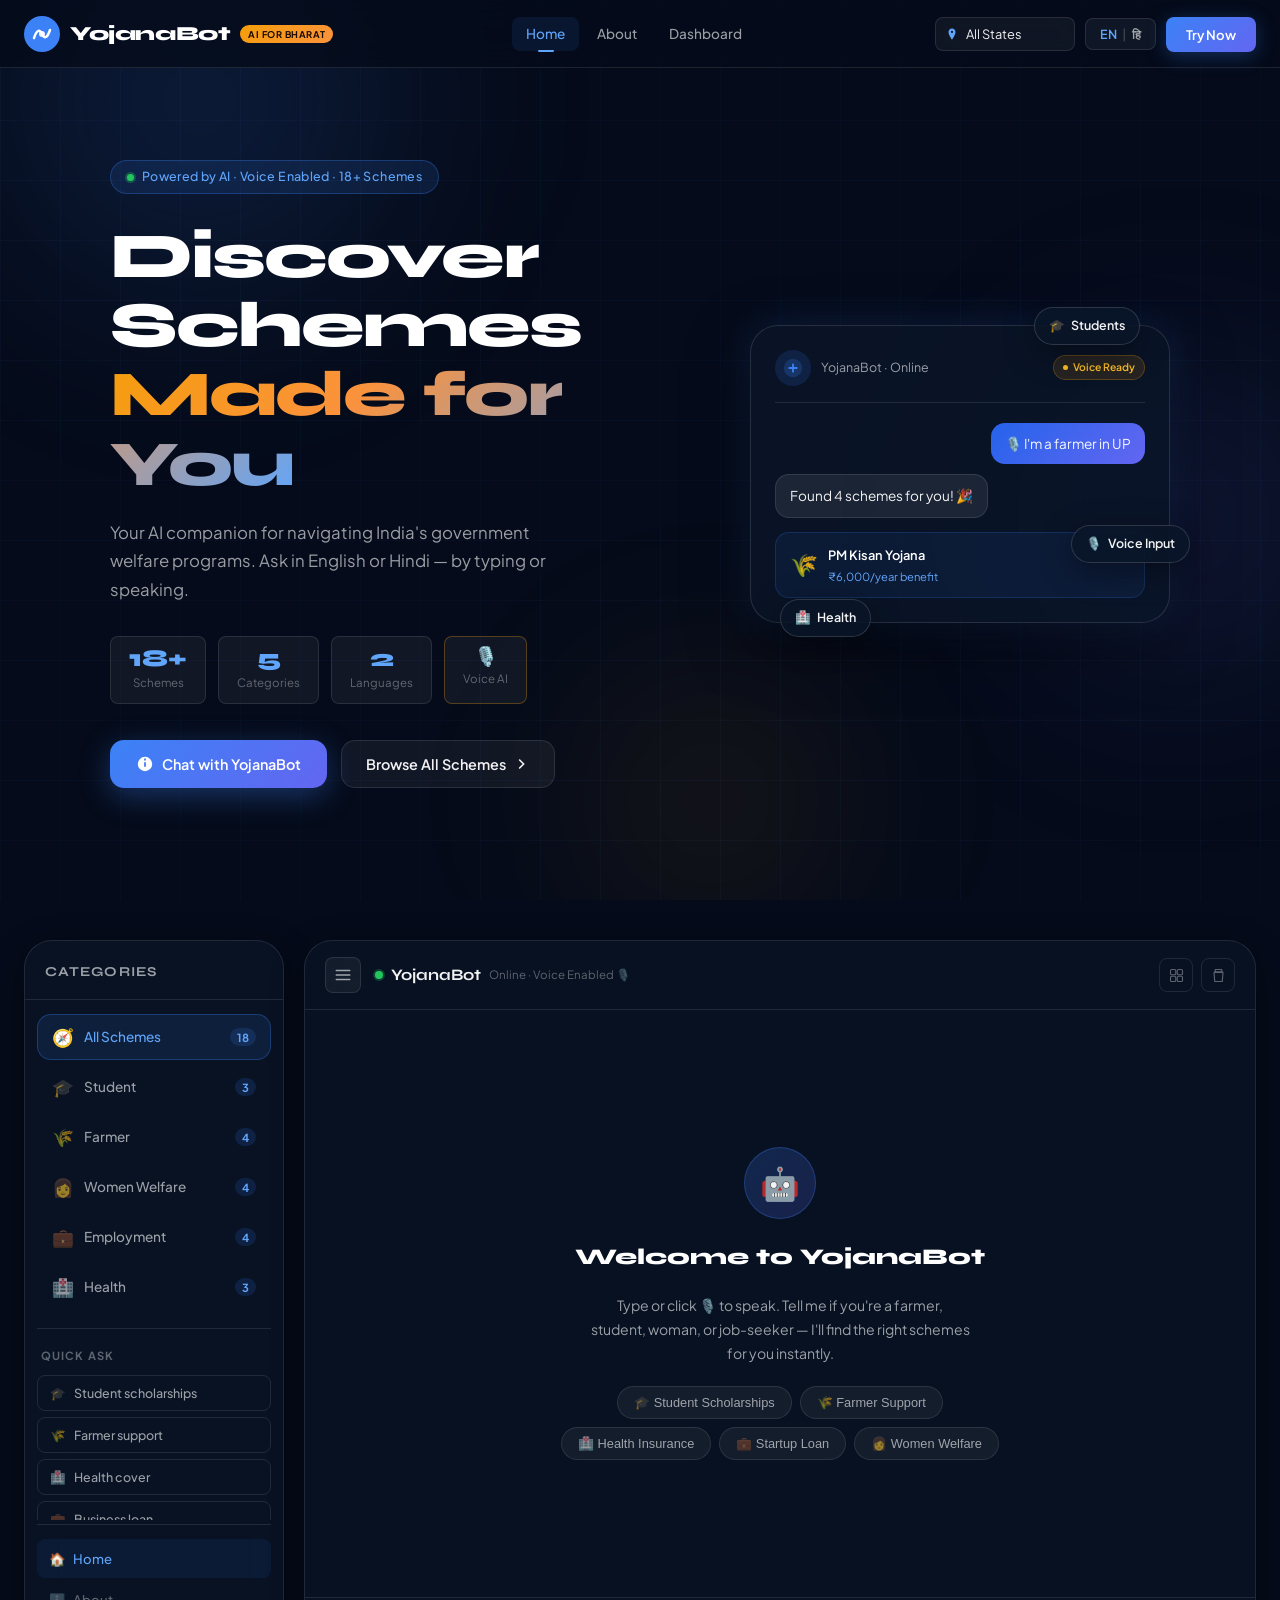
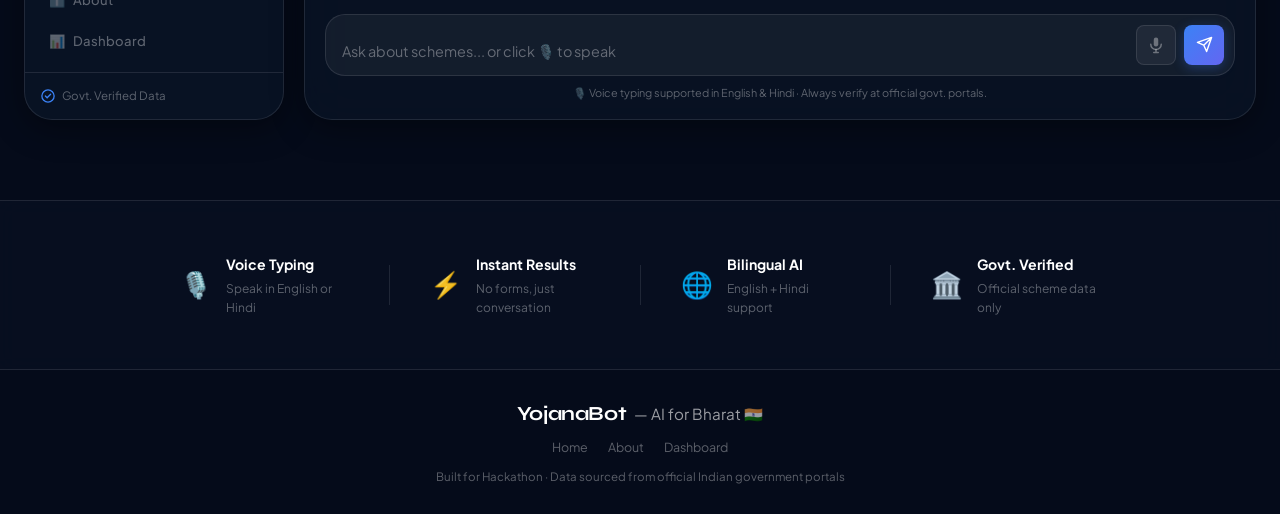
<file: index.html>
<!DOCTYPE html>
<html lang="en">
<head>
  <meta charset="UTF-8" />
  <meta name="viewport" content="width=device-width, initial-scale=1.0" />
  <title>YojanaBot – AI for Bharat</title>
  <link rel="preconnect" href="https://fonts.googleapis.com" />
  <link rel="preconnect" href="https://fonts.gstatic.com" crossorigin />
  <link href="https://fonts.googleapis.com/css2?family=Plus+Jakarta+Sans:wght@300;400;500;600;700;800&family=Syne:wght@400;600;700;800&display=swap" rel="stylesheet" />
  <link rel="stylesheet" href="style.css" />
</head>
<body>

  <div class="bg-canvas">
    <div class="orb orb-1"></div>
    <div class="orb orb-2"></div>
    <div class="orb orb-3"></div>
    <div class="grid-overlay"></div>
  </div>

  <!-- ─── NAVBAR ─── -->
  <nav class="navbar" id="navbar">
    <div class="nav-inner">
      <a class="nav-brand" href="index.html">
        <div class="brand-icon">
          <svg viewBox="0 0 36 36" fill="none">
            <circle cx="18" cy="18" r="18" fill="url(#bG1)"/>
            <path d="M10 22 Q14 10 18 18 Q22 26 26 14" stroke="white" stroke-width="2.5" stroke-linecap="round" fill="none"/>
            <circle cx="18" cy="18" r="3" fill="white" opacity="0.9"/>
            <defs>
              <linearGradient id="bG1" x1="0" y1="0" x2="36" y2="36">
                <stop offset="0%" stop-color="#3b82f6"/>
                <stop offset="100%" stop-color="#6366f1"/>
              </linearGradient>
            </defs>
          </svg>
        </div>
        <span class="brand-name">YojanaBot</span>
        <span class="brand-tag">AI for Bharat</span>
      </a>

      <div class="nav-links">
        <a href="index.html" class="nav-link active">Home</a>
        <a href="about.html" class="nav-link">About</a>
        <a href="dashboard.html" class="nav-link">Dashboard</a>
      </div>

      <div class="nav-actions">
        <div class="state-selector-wrap">
          <svg class="select-icon" viewBox="0 0 20 20" fill="none">
            <path d="M10 2C7.24 2 5 4.24 5 7c0 4.25 5 11 5 11s5-6.75 5-11c0-2.76-2.24-5-5-5zm0 6.5a1.5 1.5 0 110-3 1.5 1.5 0 010 3z" fill="currentColor"/>
          </svg>
          <select id="stateSelect" class="state-select">
            <option value="all">All States</option>
          </select>
        </div>
        <button class="lang-toggle" id="langToggle" aria-label="Switch Language">
          <span class="lang-en active">EN</span>
          <span class="lang-divider">|</span>
          <span class="lang-hi">हि</span>
        </button>
        <button class="nav-cta" onclick="scrollToChat()" data-en="Try Now" data-hi="अभी आज़माएं">Try Now</button>
      </div>

      <button class="hamburger" id="hamburger" aria-label="Menu">
        <span></span><span></span><span></span>
      </button>
    </div>
    <div class="mobile-menu" id="mobileMenu">
      <a href="index.html" class="mob-link active">🏠 Home</a>
      <a href="about.html" class="mob-link">ℹ️ About</a>
      <a href="dashboard.html" class="mob-link">📊 Dashboard</a>
      <div class="mob-divider"></div>
      <button class="mob-link" onclick="closeMobileMenu(); scrollToChat();">💬 Open Chat</button>
    </div>
  </nav>

  <!-- ─── HERO ─── -->
  <section class="hero" id="hero">
    <div class="hero-content">
      <div class="hero-badge">
        <span class="badge-dot"></span>
        <span data-en="Powered by AI · Voice Enabled · 18+ Schemes" data-hi="AI द्वारा संचालित · वॉयस सक्षम · 18+ योजनाएं">Powered by AI · Voice Enabled · 18+ Schemes</span>
      </div>
      <h1 class="hero-title">
        <span class="title-line-1" data-en="Discover Schemes" data-hi="योजनाएं खोजें">Discover Schemes</span>
        <span class="title-line-2"><span class="gradient-text" data-en="Made for You" data-hi="आपके लिए">Made for You</span></span>
      </h1>
      <p class="hero-subtitle" data-en="Your AI companion for navigating India's government welfare programs. Ask in English or Hindi — by typing or speaking." data-hi="भारत की सरकारी कल्याण योजनाओं में मार्गदर्शन के लिए आपका AI साथी। अंग्रेजी या हिंदी में टाइप या बोलकर पूछें।">
        Your AI companion for navigating India's government welfare programs. Ask in English or Hindi — by typing or speaking.
      </p>
      <div class="hero-stats">
        <div class="stat-chip"><span class="stat-num">18+</span><span class="stat-label" data-en="Schemes" data-hi="योजनाएं">Schemes</span></div>
        <div class="stat-chip"><span class="stat-num">5</span><span class="stat-label" data-en="Categories" data-hi="श्रेणियाँ">Categories</span></div>
        <div class="stat-chip"><span class="stat-num">2</span><span class="stat-label" data-en="Languages" data-hi="भाषाएं">Languages</span></div>
        <div class="stat-chip voice-stat-chip"><span class="stat-num">🎙️</span><span class="stat-label" data-en="Voice AI" data-hi="वॉयस AI">Voice AI</span></div>
      </div>
      <div class="hero-btns">
        <button class="btn-primary" onclick="scrollToChat()">
          <svg viewBox="0 0 20 20" fill="none"><path d="M10 2a8 8 0 100 16A8 8 0 0010 2zm1 11H9v-5h2v5zm0-7H9V4h2v2z" fill="currentColor"/></svg>
          <span data-en="Chat with YojanaBot" data-hi="YojanaBot से बात करें">Chat with YojanaBot</span>
        </button>
        <button class="btn-secondary" onclick="showAllSchemes()">
          <span data-en="Browse All Schemes" data-hi="सभी योजनाएं देखें">Browse All Schemes</span>
          <svg viewBox="0 0 20 20" fill="none"><path d="M7 5l5 5-5 5" stroke="currentColor" stroke-width="2" stroke-linecap="round"/></svg>
        </button>
      </div>
    </div>

    <div class="hero-visual">
      <div class="visual-card main-card">
        <div class="card-header-mini">
          <div class="avatar-mini bot">
            <svg viewBox="0 0 24 24" fill="none"><circle cx="12" cy="12" r="10" fill="#3b82f6" opacity="0.2"/><path d="M8 12h8M12 8v8" stroke="#3b82f6" stroke-width="2" stroke-linecap="round"/></svg>
          </div>
          <span class="online-tag">YojanaBot · Online</span>
          <div class="voice-pill"><span class="voice-dot"></span><span>Voice Ready</span></div>
        </div>
        <div class="preview-bubbles">
          <div class="preview-bubble user-bubble"><span>🎙️ I'm a farmer in UP</span></div>
          <div class="preview-bubble bot-bubble"><span>Found 4 schemes for you! 🎉</span></div>
          <div class="preview-scheme-card">
            <div class="mini-scheme">
              <span class="mini-icon">🌾</span>
              <div><div class="mini-name">PM Kisan Yojana</div><div class="mini-benefit">₹6,000/year benefit</div></div>
            </div>
          </div>
        </div>
      </div>
      <div class="floating-chip chip-1"><span>🎓</span> <span>Students</span></div>
      <div class="floating-chip chip-2"><span>🎙️</span> <span>Voice Input</span></div>
      <div class="floating-chip chip-3"><span>🏥</span> <span>Health</span></div>
    </div>
  </section>

  <!-- ─── APP SECTION ─── -->
  <section class="app-section" id="chatSection">
    <div class="app-container">

      <aside class="sidebar" id="sidebar">
        <div class="sidebar-header">
          <h3 data-en="Categories" data-hi="श्रेणियाँ">Categories</h3>
          <button class="sidebar-close" id="sidebarClose">✕</button>
        </div>
        <div class="category-list" id="categoryList"></div>
        <div class="sidebar-divider"></div>
        <div class="quick-prompts">
          <p class="sidebar-label" data-en="Quick Ask" data-hi="त्वरित पूछें">Quick Ask</p>
          <div class="prompt-chips" id="promptChips">
            <button class="prompt-chip" data-prompt="I am a student looking for scholarships">🎓 <span data-en="Student scholarships" data-hi="छात्र छात्रवृत्ति">Student scholarships</span></button>
            <button class="prompt-chip" data-prompt="I am a farmer and need financial help">🌾 <span data-en="Farmer support" data-hi="किसान सहायता">Farmer support</span></button>
            <button class="prompt-chip" data-prompt="Health insurance schemes for my family">🏥 <span data-en="Health cover" data-hi="स्वास्थ्य कवर">Health cover</span></button>
            <button class="prompt-chip" data-prompt="I want to start a business and need loan">💼 <span data-en="Business loan" data-hi="व्यापार ऋण">Business loan</span></button>
            <button class="prompt-chip" data-prompt="Welfare schemes for women">👩 <span data-en="Women welfare" data-hi="महिला कल्याण">Women welfare</span></button>
          </div>
        </div>
        <div class="sidebar-divider"></div>
        <div class="sidebar-nav-links">
          <a href="index.html" class="snav-link active">🏠 <span data-en="Home" data-hi="होम">Home</span></a>
          <a href="about.html" class="snav-link">ℹ️ <span data-en="About" data-hi="हमारे बारे में">About</span></a>
          <a href="dashboard.html" class="snav-link">📊 <span data-en="Dashboard" data-hi="डैशबोर्ड">Dashboard</span></a>
        </div>
        <div class="sidebar-footer">
          <div class="powered-by">
            <svg viewBox="0 0 16 16" fill="none"><circle cx="8" cy="8" r="7" stroke="#3b82f6" stroke-width="1.5"/><path d="M5 8l2 2 4-4" stroke="#3b82f6" stroke-width="1.5" stroke-linecap="round"/></svg>
            <span data-en="Govt. Verified Data" data-hi="सरकारी सत्यापित डेटा">Govt. Verified Data</span>
          </div>
        </div>
      </aside>

      <main class="chat-main">
        <div class="chat-topbar">
          <button class="sidebar-toggle" id="sidebarToggle">
            <svg viewBox="0 0 24 24" fill="none"><path d="M3 6h18M3 12h18M3 18h18" stroke="currentColor" stroke-width="2" stroke-linecap="round"/></svg>
          </button>
          <div class="chat-title-area">
            <div class="bot-status-dot"></div>
            <span class="chat-title-text" data-en="YojanaBot" data-hi="योजनाबॉट">YojanaBot</span>
            <span class="chat-status" data-en="Online · Voice Enabled 🎙️" data-hi="ऑनलाइन · वॉयस सक्षम 🎙️">Online · Voice Enabled 🎙️</span>
          </div>
          <div class="topbar-right">
            <a href="dashboard.html" class="topbar-icon-btn" title="Dashboard">
              <svg viewBox="0 0 20 20" fill="none"><rect x="2" y="2" width="7" height="7" rx="1.5" stroke="currentColor" stroke-width="1.5"/><rect x="11" y="2" width="7" height="7" rx="1.5" stroke="currentColor" stroke-width="1.5"/><rect x="2" y="11" width="7" height="7" rx="1.5" stroke="currentColor" stroke-width="1.5"/><rect x="11" y="11" width="7" height="7" rx="1.5" stroke="currentColor" stroke-width="1.5"/></svg>
            </a>
            <button class="clear-chat-btn" id="clearChat" title="Clear chat">
              <svg viewBox="0 0 20 20" fill="none"><path d="M6 2h8l1 3H5L6 2zM4 6h12l-1 12H5L4 6z" stroke="currentColor" stroke-width="1.5" stroke-linecap="round" stroke-linejoin="round"/></svg>
            </button>
          </div>
        </div>

        <div class="chat-messages" id="chatMessages"></div>

        <!-- Voice Status Bar -->
        <div class="voice-status-bar hidden" id="voiceStatusBar">
          <div class="voice-wave">
            <span></span><span></span><span></span><span></span><span></span>
          </div>
          <span class="voice-status-text" id="voiceStatusText" data-en="Listening... Speak now" data-hi="सुन रहा हूं... बोलें">Listening... Speak now</span>
          <button class="voice-cancel-btn" id="voiceCancelBtn" data-en="Cancel" data-hi="रद्द करें">Cancel</button>
        </div>

        <div class="chat-input-area">
          <div class="input-wrapper">
            <textarea
              id="chatInput"
              class="chat-textarea"
              placeholder="Ask about schemes... (e.g. 'I am a student looking for scholarship')"
              rows="1"
              data-placeholder-en="Ask about schemes... or click 🎙️ to speak"
              data-placeholder-hi="योजनाओं के बारे में पूछें... या 🎙️ बोलने के लिए क्लिक करें"
            ></textarea>
            <button class="voice-btn" id="voiceBtn" aria-label="Voice Input" title="Click to speak">
              <svg class="mic-icon" viewBox="0 0 24 24" fill="none">
                <rect x="9" y="2" width="6" height="12" rx="3" fill="currentColor"/>
                <path d="M5 11a7 7 0 0014 0" stroke="currentColor" stroke-width="2" stroke-linecap="round"/>
                <path d="M12 18v4M9 22h6" stroke="currentColor" stroke-width="2" stroke-linecap="round"/>
              </svg>
              <svg class="stop-icon hidden" viewBox="0 0 24 24" fill="none">
                <rect x="6" y="6" width="12" height="12" rx="2" fill="currentColor"/>
              </svg>
            </button>
            <button class="send-btn" id="sendBtn" aria-label="Send">
              <svg viewBox="0 0 24 24" fill="none"><path d="M22 2L11 13M22 2L15 22l-4-9-9-4 20-7z" stroke="currentColor" stroke-width="2" stroke-linecap="round" stroke-linejoin="round"/></svg>
            </button>
          </div>
          <p class="input-disclaimer" data-en="🎙️ Voice typing supported in English & Hindi · Always verify at official govt. portals." data-hi="🎙️ अंग्रेजी और हिंदी में वॉयस टाइपिंग समर्थित · आधिकारिक सरकारी पोर्टल पर सत्यापित करें।">🎙️ Voice typing supported in English & Hindi · Always verify at official govt. portals.</p>
        </div>
      </main>
    </div>
  </section>

  <!-- ─── FEATURES STRIP ─── -->
  <section class="features-strip">
    <div class="features-inner">
      <div class="feature-item">
        <span class="f-icon">🎙️</span>
        <div>
          <h4 data-en="Voice Typing" data-hi="वॉयस टाइपिंग">Voice Typing</h4>
          <p data-en="Speak in English or Hindi" data-hi="अंग्रेजी या हिंदी में बोलें">Speak in English or Hindi</p>
        </div>
      </div>
      <div class="feature-sep"></div>
      <div class="feature-item">
        <span class="f-icon">⚡</span>
        <div>
          <h4 data-en="Instant Results" data-hi="तत्काल परिणाम">Instant Results</h4>
          <p data-en="No forms, just conversation" data-hi="कोई फॉर्म नहीं, बस बातचीत">No forms, just conversation</p>
        </div>
      </div>
      <div class="feature-sep"></div>
      <div class="feature-item">
        <span class="f-icon">🌐</span>
        <div>
          <h4 data-en="Bilingual AI" data-hi="द्विभाषी AI">Bilingual AI</h4>
          <p data-en="English + Hindi support" data-hi="अंग्रेजी + हिंदी समर्थन">English + Hindi support</p>
        </div>
      </div>
      <div class="feature-sep"></div>
      <div class="feature-item">
        <span class="f-icon">🏛️</span>
        <div>
          <h4 data-en="Govt. Verified" data-hi="सरकार द्वारा सत्यापित">Govt. Verified</h4>
          <p data-en="Official scheme data only" data-hi="केवल आधिकारिक योजना डेटा">Official scheme data only</p>
        </div>
      </div>
    </div>
  </section>

  <!-- ─── FOOTER ─── -->
  <footer class="footer">
    <div class="footer-inner">
      <div class="footer-brand">
        <span class="brand-name">YojanaBot</span>
        <span data-en="— AI for Bharat 🇮🇳" data-hi="— भारत के लिए AI 🇮🇳">— AI for Bharat 🇮🇳</span>
      </div>
      <div class="footer-links">
        <a href="index.html">Home</a>
        <a href="about.html">About</a>
        <a href="dashboard.html">Dashboard</a>
      </div>
      <p class="footer-note" data-en="Built for Hackathon · Data sourced from official Indian government portals" data-hi="हैकाथॉन के लिए बनाया गया · आधिकारिक भारतीय सरकारी पोर्टलों से डेटा">
        Built for Hackathon · Data sourced from official Indian government portals
      </p>
    </div>
  </footer>

  <script src="script.js"></script>
</body>
</html>
</file>
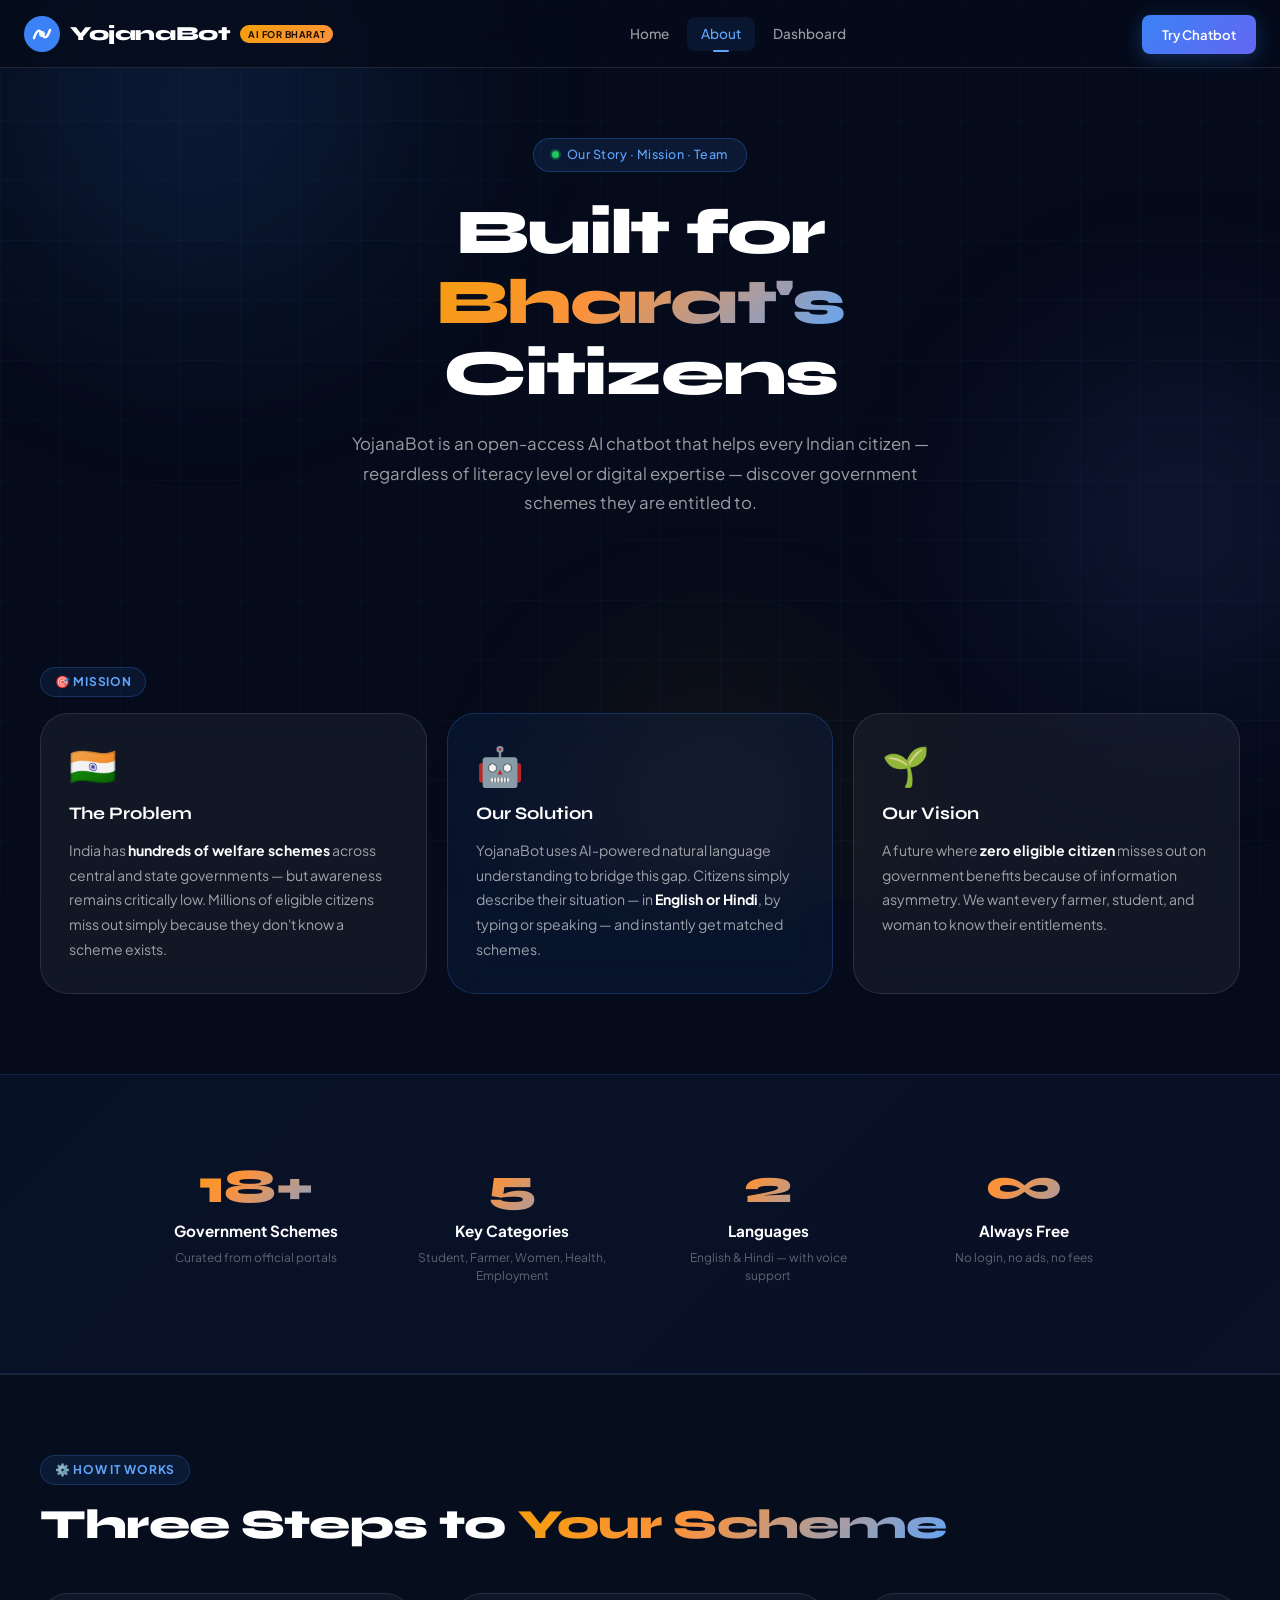
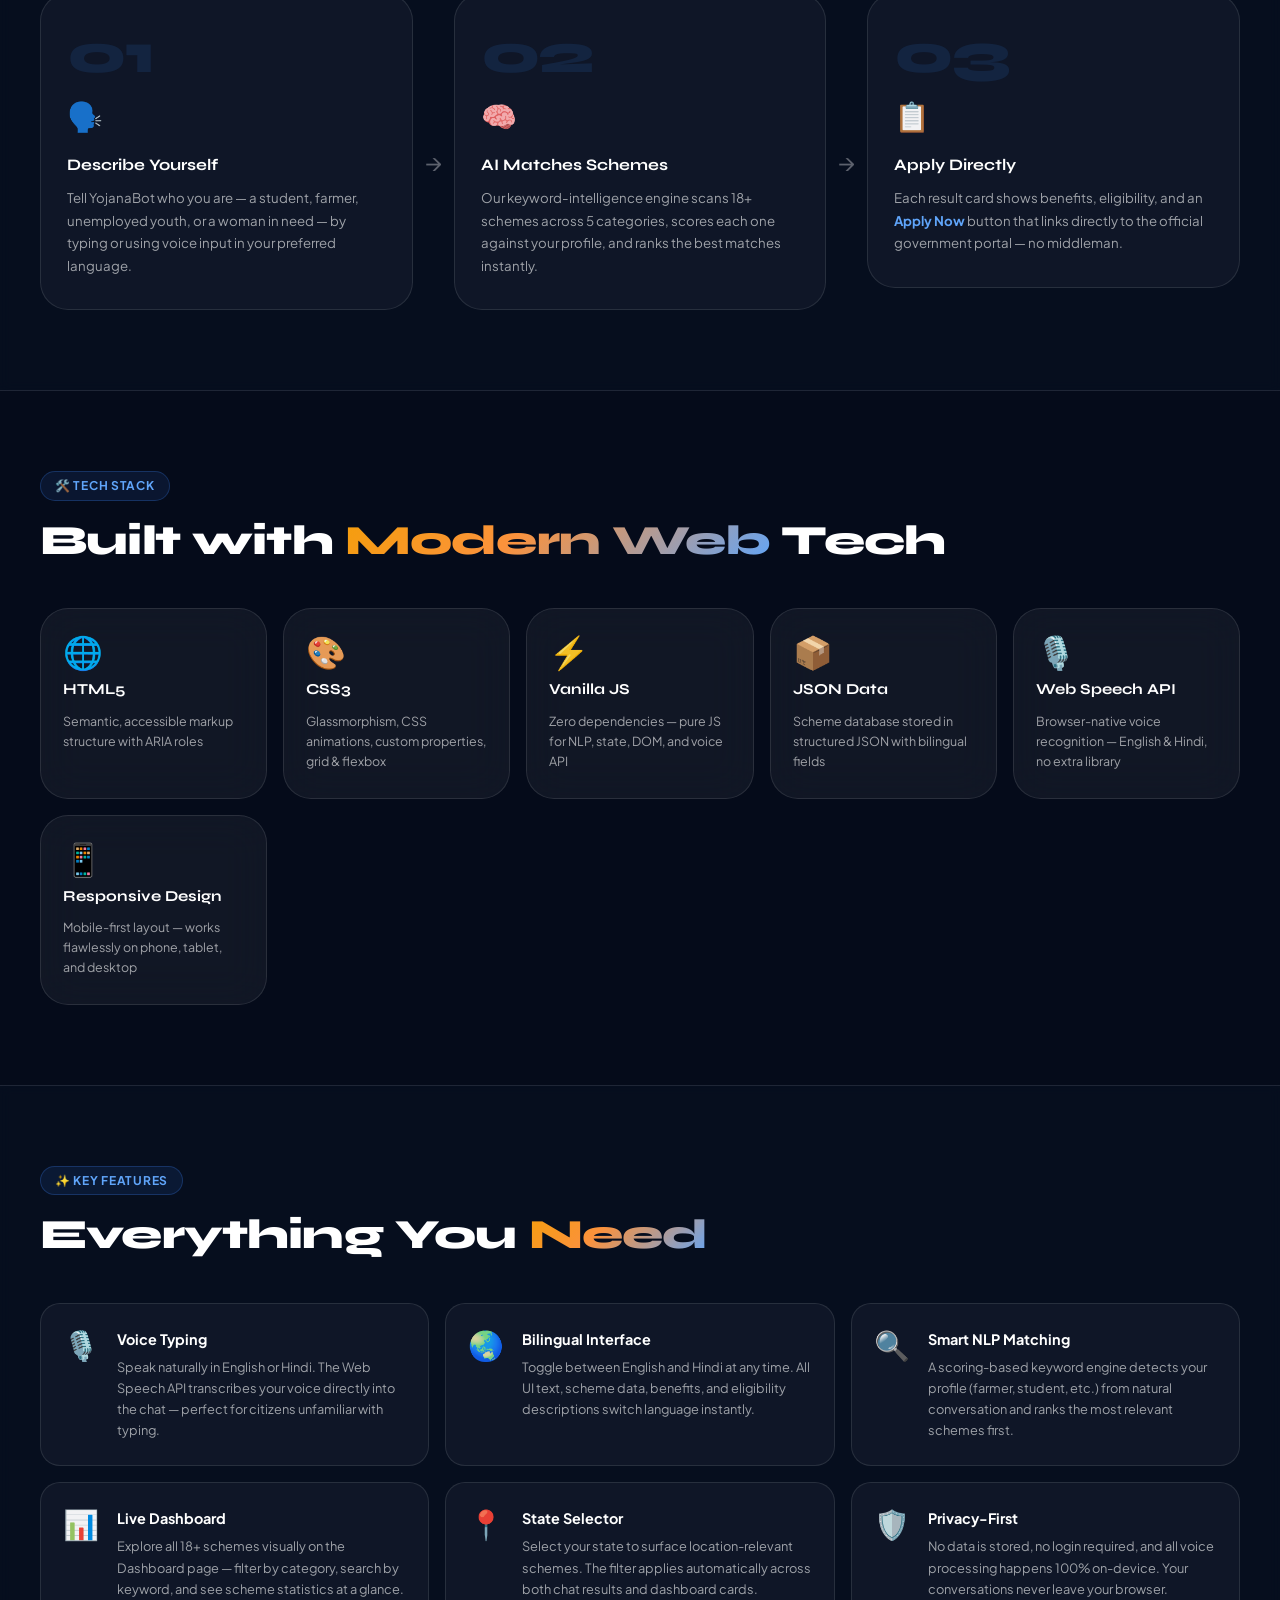
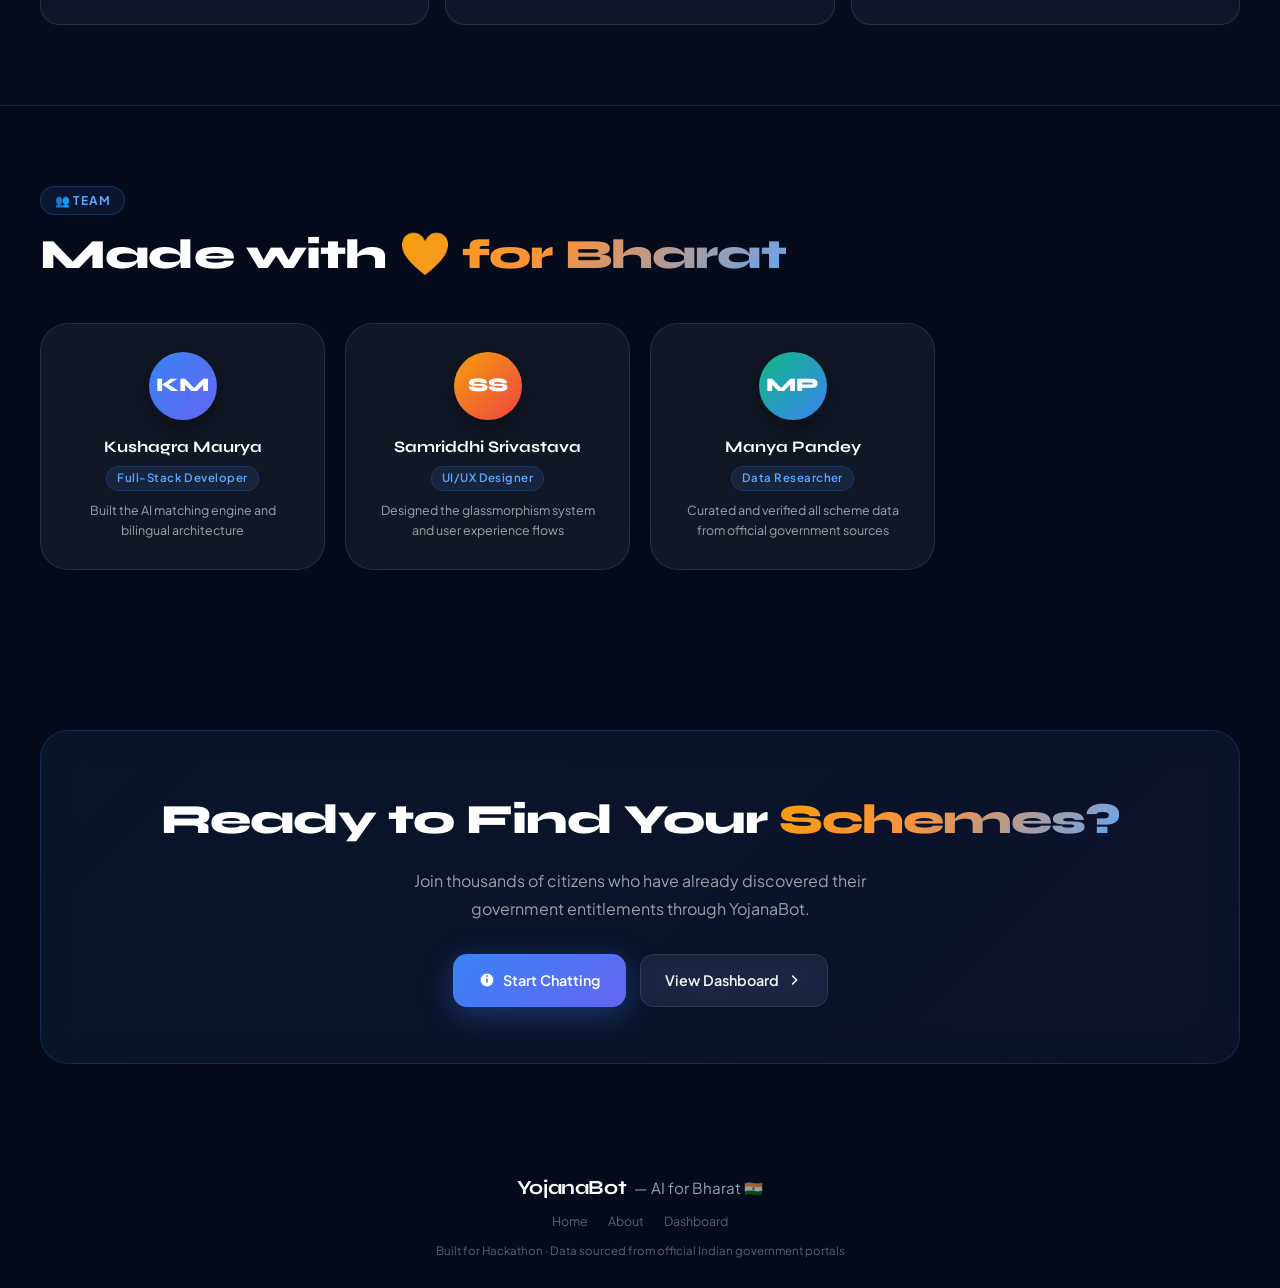
<file: about.html>
<!DOCTYPE html>
<html lang="en">
<head>
  <meta charset="UTF-8" />
  <meta name="viewport" content="width=device-width, initial-scale=1.0" />
  <title>About – YojanaBot AI for Bharat</title>
  <link rel="preconnect" href="https://fonts.googleapis.com" />
  <link rel="preconnect" href="https://fonts.gstatic.com" crossorigin />
  <link href="https://fonts.googleapis.com/css2?family=Plus+Jakarta+Sans:wght@300;400;500;600;700;800&family=Syne:wght@400;600;700;800&display=swap" rel="stylesheet" />
  <link rel="stylesheet" href="style.css" />
  <link rel="stylesheet" href="about.css" />
</head>
<body>

  <div class="bg-canvas">
    <div class="orb orb-1"></div>
    <div class="orb orb-2"></div>
    <div class="orb orb-3"></div>
    <div class="grid-overlay"></div>
  </div>

  <!-- NAVBAR -->
  <nav class="navbar" id="navbar">
    <div class="nav-inner">
      <a class="nav-brand" href="index.html">
        <div class="brand-icon">
          <svg viewBox="0 0 36 36" fill="none">
            <circle cx="18" cy="18" r="18" fill="url(#bGA)"/>
            <path d="M10 22 Q14 10 18 18 Q22 26 26 14" stroke="white" stroke-width="2.5" stroke-linecap="round" fill="none"/>
            <circle cx="18" cy="18" r="3" fill="white" opacity="0.9"/>
            <defs>
              <linearGradient id="bGA" x1="0" y1="0" x2="36" y2="36">
                <stop offset="0%" stop-color="#3b82f6"/><stop offset="100%" stop-color="#6366f1"/>
              </linearGradient>
            </defs>
          </svg>
        </div>
        <span class="brand-name">YojanaBot</span>
        <span class="brand-tag">AI for Bharat</span>
      </a>
      <div class="nav-links">
        <a href="index.html" class="nav-link">Home</a>
        <a href="about.html" class="nav-link active">About</a>
        <a href="dashboard.html" class="nav-link">Dashboard</a>
      </div>
      <div class="nav-actions">
        <a href="index.html#chatSection" class="nav-cta">Try Chatbot</a>
      </div>
      <button class="hamburger" id="hamburger" aria-label="Menu">
        <span></span><span></span><span></span>
      </button>
    </div>
    <div class="mobile-menu" id="mobileMenu">
      <a href="index.html" class="mob-link">🏠 Home</a>
      <a href="about.html" class="mob-link active">ℹ️ About</a>
      <a href="dashboard.html" class="mob-link">📊 Dashboard</a>
    </div>
  </nav>

  <!-- PAGE HERO -->
  <section class="page-hero">
    <div class="page-hero-inner">
      <div class="page-hero-badge">
        <span class="badge-dot"></span>
        <span>Our Story · Mission · Team</span>
      </div>
      <h1 class="page-hero-title">
        Built for <span class="gradient-text">Bharat's</span> Citizens
      </h1>
      <p class="page-hero-sub">YojanaBot is an open-access AI chatbot that helps every Indian citizen — regardless of literacy level or digital expertise — discover government schemes they are entitled to.</p>
    </div>
  </section>

  <!-- MISSION SECTION -->
  <section class="about-section">
    <div class="about-inner">
      <div class="section-label-row">
        <span class="section-pill">🎯 Mission</span>
      </div>
      <div class="mission-grid">
        <div class="mission-card glass-card">
          <div class="mission-icon">🇮🇳</div>
          <h3>The Problem</h3>
          <p>India has <strong>hundreds of welfare schemes</strong> across central and state governments — but awareness remains critically low. Millions of eligible citizens miss out simply because they don't know a scheme exists.</p>
        </div>
        <div class="mission-card glass-card highlight-card">
          <div class="mission-icon">🤖</div>
          <h3>Our Solution</h3>
          <p>YojanaBot uses AI-powered natural language understanding to bridge this gap. Citizens simply describe their situation — in <strong>English or Hindi</strong>, by typing or speaking — and instantly get matched schemes.</p>
        </div>
        <div class="mission-card glass-card">
          <div class="mission-icon">🌱</div>
          <h3>Our Vision</h3>
          <p>A future where <strong>zero eligible citizen</strong> misses out on government benefits because of information asymmetry. We want every farmer, student, and woman to know their entitlements.</p>
        </div>
      </div>
    </div>
  </section>

  <!-- IMPACT NUMBERS -->
  <section class="impact-section">
    <div class="about-inner">
      <div class="impact-grid">
        <div class="impact-card">
          <div class="impact-num gradient-text">18+</div>
          <div class="impact-label">Government Schemes</div>
          <div class="impact-sub">Curated from official portals</div>
        </div>
        <div class="impact-card">
          <div class="impact-num gradient-text">5</div>
          <div class="impact-label">Key Categories</div>
          <div class="impact-sub">Student, Farmer, Women, Health, Employment</div>
        </div>
        <div class="impact-card">
          <div class="impact-num gradient-text">2</div>
          <div class="impact-label">Languages</div>
          <div class="impact-sub">English & Hindi — with voice support</div>
        </div>
        <div class="impact-card">
          <div class="impact-num gradient-text">∞</div>
          <div class="impact-label">Always Free</div>
          <div class="impact-sub">No login, no ads, no fees</div>
        </div>
      </div>
    </div>
  </section>

  <!-- HOW IT WORKS -->
  <section class="about-section alt-bg">
    <div class="about-inner">
      <div class="section-label-row">
        <span class="section-pill">⚙️ How It Works</span>
      </div>
      <h2 class="section-title">Three Steps to <span class="gradient-text">Your Scheme</span></h2>
      <div class="steps-grid">
        <div class="step-card">
          <div class="step-num">01</div>
          <div class="step-icon">🗣️</div>
          <h4>Describe Yourself</h4>
          <p>Tell YojanaBot who you are — a student, farmer, unemployed youth, or a woman in need — by typing or using voice input in your preferred language.</p>
        </div>
        <div class="step-arrow">→</div>
        <div class="step-card">
          <div class="step-num">02</div>
          <div class="step-icon">🧠</div>
          <h4>AI Matches Schemes</h4>
          <p>Our keyword-intelligence engine scans 18+ schemes across 5 categories, scores each one against your profile, and ranks the best matches instantly.</p>
        </div>
        <div class="step-arrow">→</div>
        <div class="step-card">
          <div class="step-num">03</div>
          <div class="step-icon">📋</div>
          <h4>Apply Directly</h4>
          <p>Each result card shows benefits, eligibility, and an <strong>Apply Now</strong> button that links directly to the official government portal — no middleman.</p>
        </div>
      </div>
    </div>
  </section>

  <!-- TECH STACK -->
  <section class="about-section">
    <div class="about-inner">
      <div class="section-label-row">
        <span class="section-pill">🛠️ Tech Stack</span>
      </div>
      <h2 class="section-title">Built with <span class="gradient-text">Modern Web</span> Tech</h2>
      <div class="tech-grid">
        <div class="tech-card glass-card">
          <div class="tech-icon">🌐</div>
          <h4>HTML5</h4>
          <p>Semantic, accessible markup structure with ARIA roles</p>
        </div>
        <div class="tech-card glass-card">
          <div class="tech-icon">🎨</div>
          <h4>CSS3</h4>
          <p>Glassmorphism, CSS animations, custom properties, grid & flexbox</p>
        </div>
        <div class="tech-card glass-card">
          <div class="tech-icon">⚡</div>
          <h4>Vanilla JS</h4>
          <p>Zero dependencies — pure JS for NLP, state, DOM, and voice API</p>
        </div>
        <div class="tech-card glass-card">
          <div class="tech-icon">📦</div>
          <h4>JSON Data</h4>
          <p>Scheme database stored in structured JSON with bilingual fields</p>
        </div>
        <div class="tech-card glass-card">
          <div class="tech-icon">🎙️</div>
          <h4>Web Speech API</h4>
          <p>Browser-native voice recognition — English & Hindi, no extra library</p>
        </div>
        <div class="tech-card glass-card">
          <div class="tech-icon">📱</div>
          <h4>Responsive Design</h4>
          <p>Mobile-first layout — works flawlessly on phone, tablet, and desktop</p>
        </div>
      </div>
    </div>
  </section>

  <!-- FEATURES DEEP DIVE -->
  <section class="about-section alt-bg">
    <div class="about-inner">
      <div class="section-label-row">
        <span class="section-pill">✨ Key Features</span>
      </div>
      <h2 class="section-title">Everything You <span class="gradient-text">Need</span></h2>
      <div class="features-deep-grid">
        <div class="feat-deep-card">
          <div class="feat-deep-icon">🎙️</div>
          <div>
            <h4>Voice Typing</h4>
            <p>Speak naturally in English or Hindi. The Web Speech API transcribes your voice directly into the chat — perfect for citizens unfamiliar with typing.</p>
          </div>
        </div>
        <div class="feat-deep-card">
          <div class="feat-deep-icon">🌏</div>
          <div>
            <h4>Bilingual Interface</h4>
            <p>Toggle between English and Hindi at any time. All UI text, scheme data, benefits, and eligibility descriptions switch language instantly.</p>
          </div>
        </div>
        <div class="feat-deep-card">
          <div class="feat-deep-icon">🔍</div>
          <div>
            <h4>Smart NLP Matching</h4>
            <p>A scoring-based keyword engine detects your profile (farmer, student, etc.) from natural conversation and ranks the most relevant schemes first.</p>
          </div>
        </div>
        <div class="feat-deep-card">
          <div class="feat-deep-icon">📊</div>
          <div>
            <h4>Live Dashboard</h4>
            <p>Explore all 18+ schemes visually on the Dashboard page — filter by category, search by keyword, and see scheme statistics at a glance.</p>
          </div>
        </div>
        <div class="feat-deep-card">
          <div class="feat-deep-icon">📍</div>
          <div>
            <h4>State Selector</h4>
            <p>Select your state to surface location-relevant schemes. The filter applies automatically across both chat results and dashboard cards.</p>
          </div>
        </div>
        <div class="feat-deep-card">
          <div class="feat-deep-icon">🛡️</div>
          <div>
            <h4>Privacy-First</h4>
            <p>No data is stored, no login required, and all voice processing happens 100% on-device. Your conversations never leave your browser.</p>
          </div>
        </div>
      </div>
    </div>
  </section>

  <!-- TEAM -->
  <section class="about-section">
    <div class="about-inner">
      <div class="section-label-row">
        <span class="section-pill">👥 Team</span>
      </div>
      <h2 class="section-title">Made with <span class="gradient-text">❤️ for Bharat</span></h2>
      <div class="team-grid">
        <div class="team-card glass-card">
          <div class="team-avatar" style="background: linear-gradient(135deg,#3b82f6,#6366f1);">KM</div>
          <div class="team-info">
            <h4>Kushagra Maurya</h4>
            <span class="team-role">Full-Stack Developer</span>
            <p>Built the AI matching engine and bilingual architecture</p>
          </div>
        </div>
        <div class="team-card glass-card">
          <div class="team-avatar" style="background: linear-gradient(135deg,#f59e0b,#ef4444);">SS</div>
          <div class="team-info">
            <h4>Samriddhi Srivastava</h4>
            <span class="team-role">UI/UX Designer</span>
            <p>Designed the glassmorphism system and user experience flows</p>
          </div>
        </div>
        <div class="team-card glass-card">
          <div class="team-avatar" style="background: linear-gradient(135deg,#10b981,#3b82f6);">MP</div>
          <div class="team-info">
            <h4>Manya Pandey</h4>
            <span class="team-role">Data Researcher</span>
            <p>Curated and verified all scheme data from official government sources</p>
          </div>
        </div>
        
    </div>
  </section>

  <!-- CTA -->
  <section class="about-cta">
    <div class="about-inner">
      <div class="cta-card glass-card">
        <h2>Ready to Find Your <span class="gradient-text">Schemes?</span></h2>
        <p>Join thousands of citizens who have already discovered their government entitlements through YojanaBot.</p>
        <div class="cta-btns">
          <a href="index.html#chatSection" class="btn-primary">
            <svg viewBox="0 0 20 20" fill="none"><path d="M10 2a8 8 0 100 16A8 8 0 0010 2zm1 11H9v-5h2v5zm0-7H9V4h2v2z" fill="currentColor"/></svg>
            Start Chatting
          </a>
          <a href="dashboard.html" class="btn-secondary">
            View Dashboard
            <svg viewBox="0 0 20 20" fill="none"><path d="M7 5l5 5-5 5" stroke="currentColor" stroke-width="2" stroke-linecap="round"/></svg>
          </a>
        </div>
      </div>
    </div>
  </section>

  <!-- FOOTER -->
  <footer class="footer">
    <div class="footer-inner">
      <div class="footer-brand">
        <span class="brand-name">YojanaBot</span>
        <span>— AI for Bharat 🇮🇳</span>
      </div>
      <div class="footer-links">
        <a href="index.html">Home</a>
        <a href="about.html">About</a>
        <a href="dashboard.html">Dashboard</a>
      </div>
      <p class="footer-note">Built for Hackathon · Data sourced from official Indian government portals</p>
    </div>
  </footer>

  <script>
    // Navbar scroll + hamburger for about page
    const navbar = document.getElementById('navbar');
    const hamburger = document.getElementById('hamburger');
    const mobileMenu = document.getElementById('mobileMenu');
    window.addEventListener('scroll', () => {
      navbar.classList.toggle('scrolled', window.scrollY > 20);
    }, { passive: true });
    hamburger.addEventListener('click', () => {
      mobileMenu.classList.toggle('open');
      hamburger.classList.toggle('open');
    });
    // Scroll reveal
    const observer = new IntersectionObserver((entries) => {
      entries.forEach(e => { if (e.isIntersecting) { e.target.classList.add('revealed'); } });
    }, { threshold: 0.1 });
    document.querySelectorAll('.glass-card, .step-card, .impact-card, .feat-deep-card, .team-card').forEach(el => {
      el.classList.add('reveal-on-scroll');
      observer.observe(el);
    });
  </script>
</body>
</html>
</file>
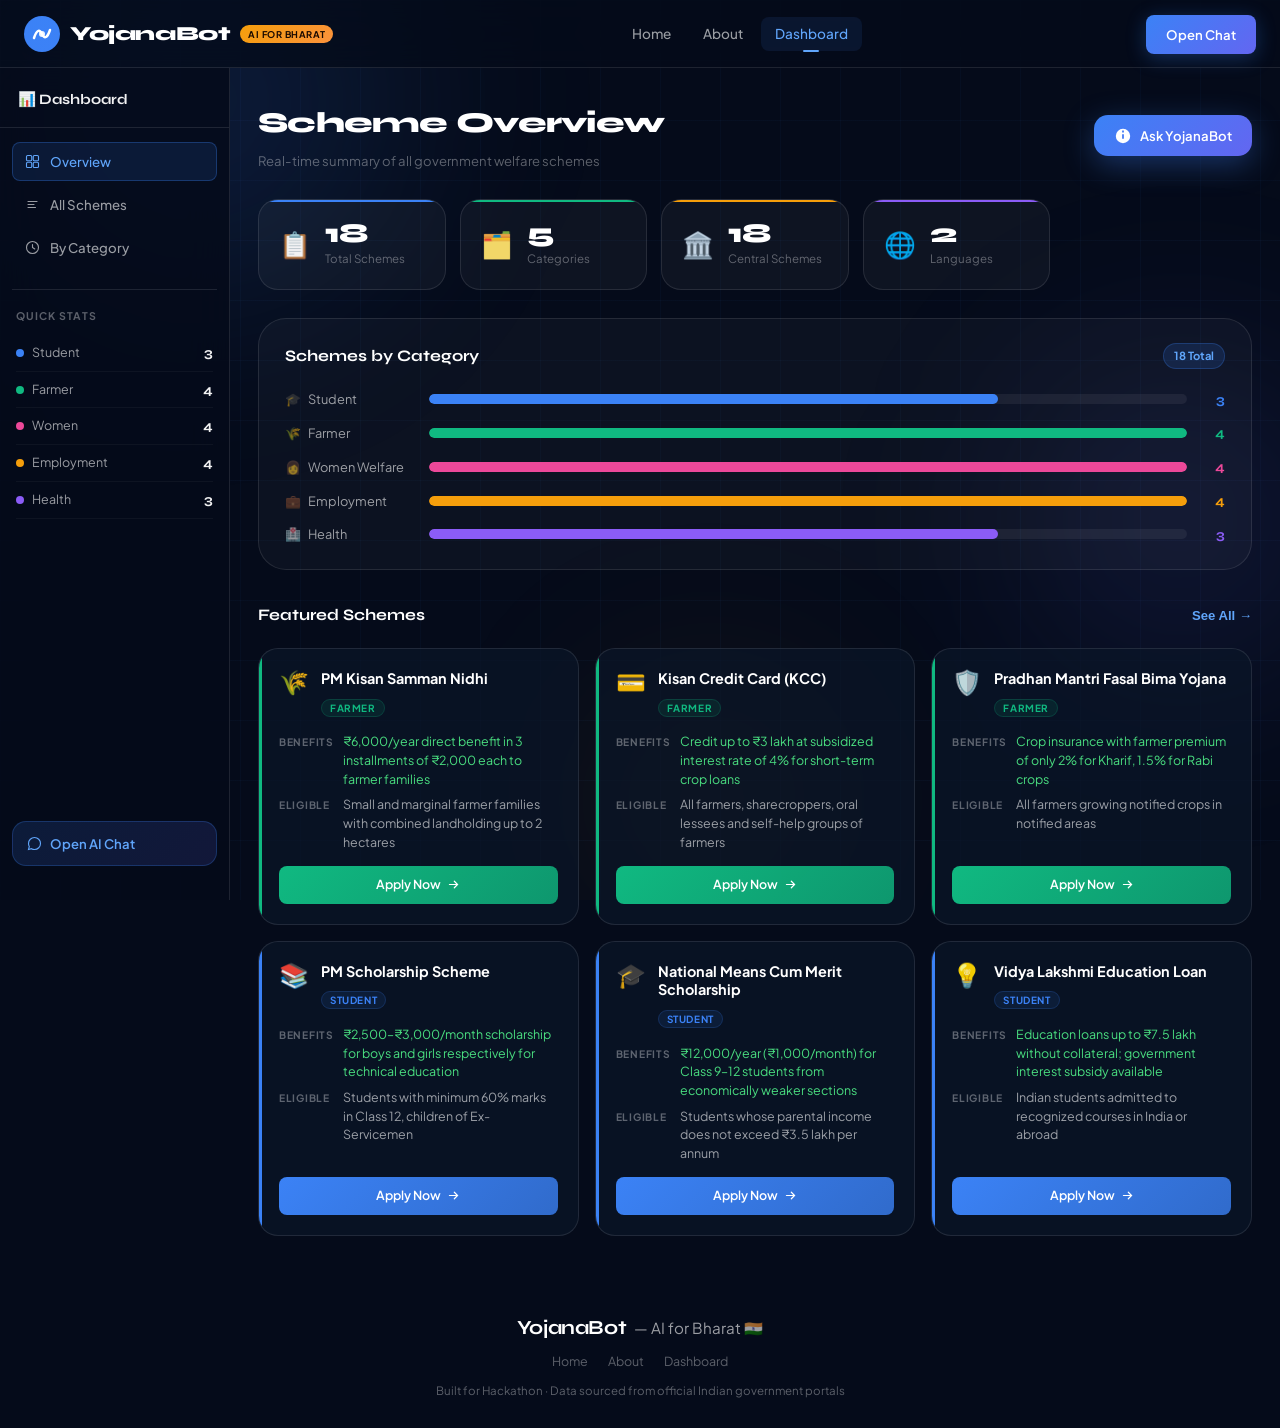
<file: dashboard.html>
<!DOCTYPE html>
<html lang="en">
<head>
  <meta charset="UTF-8" />
  <meta name="viewport" content="width=device-width, initial-scale=1.0" />
  <title>Dashboard – YojanaBot AI for Bharat</title>
  <link rel="preconnect" href="https://fonts.googleapis.com" />
  <link rel="preconnect" href="https://fonts.gstatic.com" crossorigin />
  <link href="https://fonts.googleapis.com/css2?family=Plus+Jakarta+Sans:wght@300;400;500;600;700;800&family=Syne:wght@400;600;700;800&display=swap" rel="stylesheet" />
  <link rel="stylesheet" href="style.css" />
  <link rel="stylesheet" href="dashboard.css" />
</head>
<body>

  <div class="bg-canvas">
    <div class="orb orb-1"></div>
    <div class="orb orb-2"></div>
    <div class="orb orb-3"></div>
    <div class="grid-overlay"></div>
  </div>

  <!-- NAVBAR -->
  <nav class="navbar" id="navbar">
    <div class="nav-inner">
      <a class="nav-brand" href="index.html">
        <div class="brand-icon">
          <svg viewBox="0 0 36 36" fill="none">
            <circle cx="18" cy="18" r="18" fill="url(#bGD)"/>
            <path d="M10 22 Q14 10 18 18 Q22 26 26 14" stroke="white" stroke-width="2.5" stroke-linecap="round" fill="none"/>
            <circle cx="18" cy="18" r="3" fill="white" opacity="0.9"/>
            <defs>
              <linearGradient id="bGD" x1="0" y1="0" x2="36" y2="36">
                <stop offset="0%" stop-color="#3b82f6"/><stop offset="100%" stop-color="#6366f1"/>
              </linearGradient>
            </defs>
          </svg>
        </div>
        <span class="brand-name">YojanaBot</span>
        <span class="brand-tag">AI for Bharat</span>
      </a>
      <div class="nav-links">
        <a href="index.html" class="nav-link">Home</a>
        <a href="about.html" class="nav-link">About</a>
        <a href="dashboard.html" class="nav-link active">Dashboard</a>
      </div>
      <div class="nav-actions">
        <a href="index.html#chatSection" class="nav-cta">Open Chat</a>
      </div>
      <button class="hamburger" id="hamburger" aria-label="Menu">
        <span></span><span></span><span></span>
      </button>
    </div>
    <div class="mobile-menu" id="mobileMenu">
      <a href="index.html" class="mob-link">🏠 Home</a>
      <a href="about.html" class="mob-link">ℹ️ About</a>
      <a href="dashboard.html" class="mob-link active">📊 Dashboard</a>
    </div>
  </nav>

  <!-- DASHBOARD LAYOUT -->
  <div class="dashboard-wrapper">

    <!-- Dashboard Sidebar -->
    <aside class="db-sidebar" id="dbSidebar">
      <div class="db-sidebar-head">
        <h3>📊 Dashboard</h3>
      </div>

      <nav class="db-nav">
        <button class="db-nav-btn active" data-view="overview" onclick="switchView('overview', this)">
          <svg viewBox="0 0 20 20" fill="none"><rect x="2" y="2" width="7" height="7" rx="1.5" stroke="currentColor" stroke-width="1.5"/><rect x="11" y="2" width="7" height="7" rx="1.5" stroke="currentColor" stroke-width="1.5"/><rect x="2" y="11" width="7" height="7" rx="1.5" stroke="currentColor" stroke-width="1.5"/><rect x="11" y="11" width="7" height="7" rx="1.5" stroke="currentColor" stroke-width="1.5"/></svg>
          Overview
        </button>
        <button class="db-nav-btn" data-view="schemes" onclick="switchView('schemes', this)">
          <svg viewBox="0 0 20 20" fill="none"><path d="M4 6h12M4 10h8M4 14h10" stroke="currentColor" stroke-width="1.5" stroke-linecap="round"/></svg>
          All Schemes
        </button>
        <button class="db-nav-btn" data-view="categories" onclick="switchView('categories', this)">
          <svg viewBox="0 0 20 20" fill="none"><circle cx="10" cy="10" r="8" stroke="currentColor" stroke-width="1.5"/><path d="M10 6v4l3 2" stroke="currentColor" stroke-width="1.5" stroke-linecap="round"/></svg>
          By Category
        </button>
      </nav>

      <div class="db-sidebar-divider"></div>

      <div class="db-quick-stats">
        <p class="db-sidebar-label">Quick Stats</p>
        <div class="db-stat-row">
          <span class="db-stat-dot" style="background:#3b82f6"></span>
          <span class="db-stat-name">Student</span>
          <span class="db-stat-val" id="qs-student">—</span>
        </div>
        <div class="db-stat-row">
          <span class="db-stat-dot" style="background:#10b981"></span>
          <span class="db-stat-name">Farmer</span>
          <span class="db-stat-val" id="qs-farmer">—</span>
        </div>
        <div class="db-stat-row">
          <span class="db-stat-dot" style="background:#ec4899"></span>
          <span class="db-stat-name">Women</span>
          <span class="db-stat-val" id="qs-women">—</span>
        </div>
        <div class="db-stat-row">
          <span class="db-stat-dot" style="background:#f59e0b"></span>
          <span class="db-stat-name">Employment</span>
          <span class="db-stat-val" id="qs-employment">—</span>
        </div>
        <div class="db-stat-row">
          <span class="db-stat-dot" style="background:#8b5cf6"></span>
          <span class="db-stat-name">Health</span>
          <span class="db-stat-val" id="qs-health">—</span>
        </div>
      </div>

      <div class="db-sidebar-footer">
        <a href="index.html#chatSection" class="db-chat-link">
          <svg viewBox="0 0 20 20" fill="none"><path d="M18 10c0 4.418-3.582 8-8 8a7.98 7.98 0 01-4-1.07L2 18l1.07-4A7.98 7.98 0 012 10C2 5.582 5.582 2 10 2s8 3.582 8 8z" stroke="currentColor" stroke-width="1.5" stroke-linecap="round"/></svg>
          Open AI Chat
        </a>
      </div>
    </aside>

    <!-- Main Dashboard Content -->
    <main class="db-main" id="dbMain">

      <!-- ── VIEW: OVERVIEW ── -->
      <div class="db-view active" id="view-overview">
        <div class="db-page-header">
          <div>
            <h1 class="db-page-title">Scheme Overview</h1>
            <p class="db-page-sub">Real-time summary of all government welfare schemes</p>
          </div>
          <a href="index.html#chatSection" class="btn-primary db-header-btn">
            <svg viewBox="0 0 20 20" fill="none"><path d="M10 2a8 8 0 100 16A8 8 0 0010 2zm1 11H9v-5h2v5zm0-7H9V4h2v2z" fill="currentColor"/></svg>
            Ask YojanaBot
          </a>
        </div>

        <!-- Stats Cards -->
        <div class="db-stats-grid" id="dbStatsGrid"></div>

        <!-- Visual Bar Chart -->
        <div class="db-chart-section">
          <div class="db-section-header">
            <h3>Schemes by Category</h3>
            <span class="db-badge" id="totalBadge">0 Total</span>
          </div>
          <div class="db-chart" id="dbChart"></div>
        </div>

        <!-- Featured Schemes -->
        <div class="db-section-header" style="margin-top:32px;">
          <h3>Featured Schemes</h3>
          <button class="db-see-all" onclick="switchView('schemes', document.querySelector('[data-view=schemes]'))">See All →</button>
        </div>
        <div class="db-schemes-grid" id="featuredGrid"></div>
      </div>

      <!-- ── VIEW: ALL SCHEMES ── -->
      <div class="db-view" id="view-schemes">
        <div class="db-page-header">
          <div>
            <h1 class="db-page-title">All Schemes</h1>
            <p class="db-page-sub" id="schemesCountLabel">Loading schemes...</p>
          </div>
        </div>

        <!-- Controls -->
        <div class="db-controls">
          <div class="db-search-wrap">
            <svg viewBox="0 0 20 20" fill="none"><circle cx="9" cy="9" r="6" stroke="currentColor" stroke-width="1.5"/><path d="M15 15l-3-3" stroke="currentColor" stroke-width="1.5" stroke-linecap="round"/></svg>
            <input type="text" id="schemeSearch" placeholder="Search schemes by name, benefit, keyword..." class="db-search-input" />
            <button class="db-search-clear hidden" id="searchClear">✕</button>
          </div>
          <div class="db-filter-tabs" id="filterTabs">
            <button class="db-filter-tab active" data-cat="all">All</button>
          </div>
        </div>

        <div class="db-schemes-grid" id="allSchemesGrid"></div>
        <div class="db-no-results hidden" id="dbNoResults">
          <div class="no-res-icon">🔍</div>
          <h4>No schemes found</h4>
          <p>Try a different keyword or category filter</p>
        </div>
      </div>

      <!-- ── VIEW: BY CATEGORY ── -->
      <div class="db-view" id="view-categories">
        <div class="db-page-header">
          <div>
            <h1 class="db-page-title">Browse by Category</h1>
            <p class="db-page-sub">Explore schemes organized by beneficiary group</p>
          </div>
        </div>
        <div id="categorySections"></div>
      </div>

    </main>
  </div>

  <!-- FOOTER -->
  <footer class="footer" style="position:relative;z-index:1;">
    <div class="footer-inner">
      <div class="footer-brand">
        <span class="brand-name">YojanaBot</span>
        <span>— AI for Bharat 🇮🇳</span>
      </div>
      <div class="footer-links">
        <a href="index.html">Home</a>
        <a href="about.html">About</a>
        <a href="dashboard.html">Dashboard</a>
      </div>
      <p class="footer-note">Built for Hackathon · Data sourced from official Indian government portals</p>
    </div>
  </footer>

  <script>
  /* ══════════════════════════════
     Dashboard Script
  ══════════════════════════════ */
  let ALL_SCHEMES = [];
  let ALL_CATS    = [];
  let currentFilter = 'all';
  let searchQuery   = '';

  const CAT_COLORS = {
    student:    '#3b82f6',
    farmer:     '#10b981',
    women:      '#ec4899',
    employment: '#f59e0b',
    health:     '#8b5cf6'
  };

  // Load data
  async function loadData() {
    try {
      const res = await fetch('schemes.json');
      const data = await res.json();
      ALL_SCHEMES = data.schemes;
      ALL_CATS    = data.categories;
    } catch {
      ALL_SCHEMES = [];
      ALL_CATS    = [
        { id:'student', label:'Student', icon:'🎓' },
        { id:'farmer',  label:'Farmer',  icon:'🌾' },
        { id:'women',   label:'Women Welfare', icon:'👩' },
        { id:'employment', label:'Employment', icon:'💼' },
        { id:'health',  label:'Health',  icon:'🏥' }
      ];
    }
    initDashboard();
  }

  function initDashboard() {
    renderStats();
    renderChart();
    renderFeatured();
    renderAllSchemes();
    renderCategoryView();
    buildFilterTabs();
    updateQuickStats();
    document.getElementById('totalBadge').textContent = ALL_SCHEMES.length + ' Total';
    document.getElementById('schemesCountLabel').textContent = ALL_SCHEMES.length + ' schemes available';
  }

  // ─── Stats Grid ───
  function renderStats() {
    const grid = document.getElementById('dbStatsGrid');
    const stats = [
      { label:'Total Schemes', value: ALL_SCHEMES.length, icon:'📋', color:'#3b82f6' },
      { label:'Categories',    value: ALL_CATS.length,    icon:'🗂️',  color:'#10b981' },
      { label:'Central Schemes', value: ALL_SCHEMES.filter(s=>s.state==='all').length, icon:'🏛️', color:'#f59e0b' },
      { label:'Languages',    value: 2,                   icon:'🌐', color:'#8b5cf6' },
    ];
    grid.innerHTML = stats.map(s => `
      <div class="db-stat-card" style="--accent:${s.color}">
        <div class="db-stat-icon">${s.icon}</div>
        <div class="db-stat-body">
          <div class="db-stat-num">${s.value}</div>
          <div class="db-stat-label">${s.label}</div>
        </div>
      </div>
    `).join('');
  }

  // ─── Bar Chart ───
  function renderChart() {
    const chart = document.getElementById('dbChart');
    const max = Math.max(...ALL_CATS.map(c => ALL_SCHEMES.filter(s=>s.category===c.id).length));
    chart.innerHTML = ALL_CATS.map(cat => {
      const count = ALL_SCHEMES.filter(s => s.category === cat.id).length;
      const pct   = max > 0 ? (count / max * 100) : 0;
      const color = CAT_COLORS[cat.id] || '#3b82f6';
      return `
        <div class="chart-row">
          <div class="chart-label">
            <span>${cat.icon}</span>
            <span>${cat.label}</span>
          </div>
          <div class="chart-bar-wrap">
            <div class="chart-bar" style="--pct:${pct}%;--color:${color}"></div>
          </div>
          <div class="chart-count" style="color:${color}">${count}</div>
        </div>
      `;
    }).join('');
  }

  // ─── Featured ───
  function renderFeatured() {
    const grid = document.getElementById('featuredGrid');
    const featured = ALL_SCHEMES.slice(0, 6);
    grid.innerHTML = featured.map(s => schemeCard(s)).join('');
    animateCards(grid);
  }

  // ─── All Schemes ───
  function renderAllSchemes() {
    const grid = document.getElementById('allSchemesGrid');
    let filtered = ALL_SCHEMES.filter(s => {
      const catMatch = currentFilter === 'all' || s.category === currentFilter;
      const q = searchQuery.toLowerCase();
      const textMatch = !q || [s.name, s.benefits, s.eligibility, ...(s.tags||[])].join(' ').toLowerCase().includes(q);
      return catMatch && textMatch;
    });
    document.getElementById('schemesCountLabel').textContent = `${filtered.length} of ${ALL_SCHEMES.length} schemes shown`;
    const noRes = document.getElementById('dbNoResults');
    if (filtered.length === 0) {
      grid.innerHTML = '';
      noRes.classList.remove('hidden');
    } else {
      noRes.classList.add('hidden');
      grid.innerHTML = filtered.map(s => schemeCard(s)).join('');
      animateCards(grid);
    }
  }

  // ─── Category View ───
  function renderCategoryView() {
    const container = document.getElementById('categorySections');
    container.innerHTML = ALL_CATS.map(cat => {
      const schemes = ALL_SCHEMES.filter(s => s.category === cat.id);
      const color = CAT_COLORS[cat.id] || '#3b82f6';
      return `
        <div class="cat-section">
          <div class="cat-section-header" style="--accent:${color}">
            <div class="cat-section-title">
              <span class="cat-section-icon">${cat.icon}</span>
              <h3>${cat.label}</h3>
              <span class="cat-section-count" style="background:${color}22;color:${color};border-color:${color}44">${schemes.length} schemes</span>
            </div>
          </div>
          <div class="db-schemes-grid cat-schemes-grid">
            ${schemes.map(s => schemeCard(s)).join('')}
          </div>
        </div>
      `;
    }).join('');
  }

  // ─── Scheme Card Template ───
  function schemeCard(s) {
    const color = CAT_COLORS[s.category] || '#3b82f6';
    const catLabel = ALL_CATS.find(c => c.id === s.category)?.label || s.category;
    return `
      <div class="db-scheme-card" style="--accent:${color}">
        <div class="db-card-top">
          <span class="db-card-emoji">${s.icon || '📋'}</span>
          <div class="db-card-title-wrap">
            <div class="db-card-name">${s.name}</div>
            <span class="db-card-cat" style="background:${color}18;color:${color};border-color:${color}33">${catLabel}</span>
          </div>
        </div>
        <div class="db-card-details">
          <div class="db-detail-row">
            <span class="db-detail-label">Benefits</span>
            <span class="db-detail-val benefit">${s.benefits}</span>
          </div>
          <div class="db-detail-row">
            <span class="db-detail-label">Eligible</span>
            <span class="db-detail-val">${s.eligibility}</span>
          </div>
        </div>
        <a href="${s.applyUrl}" target="_blank" rel="noopener" class="db-apply-btn" style="background:linear-gradient(135deg,${color},${color}cc)">
          Apply Now
          <svg viewBox="0 0 16 16" fill="none"><path d="M3 8h10M9 4l4 4-4 4" stroke="white" stroke-width="1.5" stroke-linecap="round"/></svg>
        </a>
      </div>
    `;
  }

  // ─── Filter Tabs ───
  function buildFilterTabs() {
    const tabs = document.getElementById('filterTabs');
    const allBtn = tabs.querySelector('[data-cat="all"]');
    allBtn.addEventListener('click', () => setFilter('all', allBtn));

    ALL_CATS.forEach(cat => {
      const btn = document.createElement('button');
      btn.className = 'db-filter-tab';
      btn.dataset.cat = cat.id;
      btn.innerHTML = `${cat.icon} ${cat.label}`;
      btn.addEventListener('click', () => setFilter(cat.id, btn));
      tabs.appendChild(btn);
    });
  }

  function setFilter(catId, btn) {
    currentFilter = catId;
    document.querySelectorAll('.db-filter-tab').forEach(b => b.classList.remove('active'));
    btn.classList.add('active');
    renderAllSchemes();
  }

  // ─── Quick Stats Sidebar ───
  function updateQuickStats() {
    ['student','farmer','women','employment','health'].forEach(cat => {
      const el = document.getElementById('qs-' + cat);
      if (el) el.textContent = ALL_SCHEMES.filter(s => s.category === cat).length;
    });
  }

  // ─── View Switcher ───
  window.switchView = function(viewId, btn) {
    document.querySelectorAll('.db-view').forEach(v => v.classList.remove('active'));
    document.querySelectorAll('.db-nav-btn').forEach(b => b.classList.remove('active'));
    document.getElementById('view-' + viewId).classList.add('active');
    if (btn) btn.classList.add('active');
    document.getElementById('dbMain').scrollTo(0, 0);
  };

  // ─── Search ───
  const searchInput = document.getElementById('schemeSearch');
  const searchClear = document.getElementById('searchClear');
  searchInput.addEventListener('input', () => {
    searchQuery = searchInput.value.trim();
    searchClear.classList.toggle('hidden', !searchQuery);
    renderAllSchemes();
  });
  searchClear.addEventListener('click', () => {
    searchInput.value = '';
    searchQuery = '';
    searchClear.classList.add('hidden');
    renderAllSchemes();
  });

  // ─── Animate Cards ───
  function animateCards(grid) {
    const cards = grid.querySelectorAll('.db-scheme-card');
    cards.forEach((c, i) => {
      c.style.opacity = '0';
      c.style.transform = 'translateY(16px)';
      c.style.transition = `opacity 0.35s ease ${i * 0.05}s, transform 0.35s ease ${i * 0.05}s`;
      requestAnimationFrame(() => {
        c.style.opacity = '1';
        c.style.transform = 'translateY(0)';
      });
    });
  }

  // ─── Navbar ───
  const navbar = document.getElementById('navbar');
  const hamburger = document.getElementById('hamburger');
  const mobileMenu = document.getElementById('mobileMenu');
  window.addEventListener('scroll', () => navbar.classList.toggle('scrolled', window.scrollY > 20), { passive: true });
  hamburger.addEventListener('click', () => {
    mobileMenu.classList.toggle('open');
    hamburger.classList.toggle('open');
  });

  loadData();
  </script>
</body>
</html>
</file>
<file: style.css>
/* ═══════════════════════════════════════════
   YojanaBot — Master Stylesheet v2
   Additions: Voice Btn, Nav Links, Mobile Menu,
              Voice Status Bar, Topbar utils
   ═══════════════════════════════════════════ */

/* ─── CSS Variables ─── */
:root {
  --bg-deep:        #050b1a;
  --bg-mid:         #0a1628;
  --glass-bg:       rgba(255,255,255,0.05);
  --glass-border:   rgba(255,255,255,0.10);
  --glass-hover:    rgba(255,255,255,0.09);
  --blue-500:       #3b82f6;
  --blue-600:       #2563eb;
  --blue-400:       #60a5fa;
  --indigo-500:     #6366f1;
  --indigo-400:     #818cf8;
  --gold:           #f59e0b;
  --gold-light:     #fbbf24;
  --white:          #ffffff;
  --gray-400:       #94a3b8;
  --gray-500:       #64748b;
  --text-primary:   rgba(255,255,255,0.95);
  --text-secondary: rgba(255,255,255,0.60);
  --text-muted:     rgba(255,255,255,0.35);
  --shadow-sm:      0 2px 8px rgba(0,0,0,0.3);
  --shadow-md:      0 8px 32px rgba(0,0,0,0.4);
  --shadow-lg:      0 20px 60px rgba(0,0,0,0.5);
  --shadow-glow:    0 0 40px rgba(59,130,246,0.2);
  --radius-sm:      8px;
  --radius-md:      14px;
  --radius-lg:      20px;
  --radius-xl:      28px;
  --font-display:   'Syne', sans-serif;
  --font-body:      'Plus Jakarta Sans', sans-serif;
  --sidebar-w:      260px;
  --nav-h:          68px;
  --transition:     cubic-bezier(0.4, 0, 0.2, 1);
}

/* ─── Reset ─── */
*, *::before, *::after { box-sizing: border-box; margin: 0; padding: 0; }
html { scroll-behavior: smooth; font-size: 16px; }
body {
  font-family: var(--font-body);
  background: var(--bg-deep);
  color: var(--text-primary);
  min-height: 100vh;
  overflow-x: hidden;
  line-height: 1.6;
}

/* ─── Background ─── */
.bg-canvas {
  position: fixed; inset: 0;
  z-index: 0; overflow: hidden; pointer-events: none;
}
.orb {
  position: absolute; border-radius: 50%;
  filter: blur(80px);
  animation: orbFloat 12s ease-in-out infinite;
}
.orb-1 {
  width: 600px; height: 600px;
  background: radial-gradient(circle, rgba(59,130,246,0.18) 0%, transparent 70%);
  top: -200px; left: -100px; animation-delay: 0s;
}
.orb-2 {
  width: 500px; height: 500px;
  background: radial-gradient(circle, rgba(99,102,241,0.15) 0%, transparent 70%);
  top: 30%; right: -150px; animation-delay: -4s;
}
.orb-3 {
  width: 400px; height: 400px;
  background: radial-gradient(circle, rgba(245,158,11,0.10) 0%, transparent 70%);
  bottom: -100px; left: 40%; animation-delay: -8s;
}
@keyframes orbFloat {
  0%,100% { transform: translate(0,0) scale(1); }
  33%      { transform: translate(30px,-30px) scale(1.05); }
  66%      { transform: translate(-20px,20px) scale(0.95); }
}
.grid-overlay {
  position: absolute; inset: 0;
  background-image:
    linear-gradient(rgba(59,130,246,0.04) 1px, transparent 1px),
    linear-gradient(90deg, rgba(59,130,246,0.04) 1px, transparent 1px);
  background-size: 60px 60px;
}

/* ─── NAVBAR ─── */
.navbar {
  position: fixed; top: 0; left: 0; right: 0;
  z-index: 1000;
  height: var(--nav-h);
  background: rgba(5,11,26,0.75);
  backdrop-filter: blur(24px);
  -webkit-backdrop-filter: blur(24px);
  border-bottom: 1px solid var(--glass-border);
  transition: all 0.3s var(--transition);
}
.navbar.scrolled {
  background: rgba(5,11,26,0.92);
  box-shadow: 0 4px 30px rgba(0,0,0,0.4);
}
.nav-inner {
  max-width: 1400px; margin: 0 auto;
  height: var(--nav-h);
  display: flex; align-items: center;
  justify-content: space-between;
  padding: 0 24px; gap: 16px;
}

/* Brand */
.nav-brand {
  display: flex; align-items: center; gap: 10px;
  text-decoration: none; flex-shrink: 0;
}
.brand-icon { width: 36px; height: 36px; flex-shrink: 0; }
.brand-name {
  font-family: var(--font-display);
  font-weight: 800; font-size: 1.25rem;
  color: var(--white); letter-spacing: -0.02em;
}
.brand-tag {
  background: linear-gradient(135deg, var(--gold), #fb923c);
  color: #1a0a00;
  font-size: 0.58rem; font-weight: 700;
  padding: 2px 8px; border-radius: 20px;
  letter-spacing: 0.05em; text-transform: uppercase;
}

/* Nav Links */
.nav-links {
  display: flex; align-items: center; gap: 4px;
  flex: 1; justify-content: center;
}
.nav-link {
  padding: 6px 14px;
  border-radius: var(--radius-sm);
  font-size: 0.85rem; font-weight: 500;
  color: var(--text-secondary);
  text-decoration: none;
  transition: all 0.2s;
  position: relative;
}
.nav-link:hover { color: var(--text-primary); background: var(--glass-hover); }
.nav-link.active { color: var(--blue-400); background: rgba(59,130,246,0.1); }
.nav-link.active::after {
  content: '';
  position: absolute; bottom: -1px; left: 50%; transform: translateX(-50%);
  width: 16px; height: 2px;
  background: var(--blue-400); border-radius: 2px;
}

/* Nav Actions */
.nav-actions { display: flex; align-items: center; gap: 10px; flex-shrink: 0; }

.state-selector-wrap { position: relative; display: flex; align-items: center; }
.select-icon {
  position: absolute; left: 10px;
  width: 14px; height: 14px;
  color: var(--blue-400);
  pointer-events: none; z-index: 1;
}
.state-select {
  appearance: none;
  background: var(--glass-bg);
  border: 1px solid var(--glass-border);
  color: var(--text-primary);
  font-family: var(--font-body); font-size: 0.8rem;
  padding: 8px 14px 8px 30px;
  border-radius: var(--radius-sm);
  cursor: pointer;
  backdrop-filter: blur(10px);
  transition: border-color 0.2s;
  max-width: 140px;
}
.state-select:focus { outline: none; border-color: var(--blue-500); }
.state-select option { background: #0f1a2e; color: var(--white); }

.lang-toggle {
  display: flex; align-items: center; gap: 4px;
  background: var(--glass-bg);
  border: 1px solid var(--glass-border);
  color: var(--text-secondary);
  font-family: var(--font-body); font-size: 0.78rem; font-weight: 600;
  padding: 7px 14px; border-radius: var(--radius-sm);
  cursor: pointer; transition: all 0.2s; letter-spacing: 0.04em;
}
.lang-toggle:hover { border-color: var(--blue-500); color: var(--white); }
.lang-en, .lang-hi { transition: color 0.2s; }
.lang-en.active, .lang-hi.active { color: var(--blue-400); }
.lang-divider { opacity: 0.3; }

.nav-cta {
  background: linear-gradient(135deg, var(--blue-500), var(--indigo-500));
  color: white; border: none;
  font-family: var(--font-body); font-size: 0.82rem; font-weight: 600;
  padding: 9px 20px; border-radius: var(--radius-sm);
  cursor: pointer; transition: all 0.25s;
  box-shadow: 0 4px 20px rgba(59,130,246,0.3);
  text-decoration: none; display: inline-block;
}
.nav-cta:hover { transform: translateY(-1px); box-shadow: 0 8px 28px rgba(59,130,246,0.45); }

/* Hamburger */
.hamburger {
  display: none; flex-direction: column; gap: 5px;
  background: none; border: none; cursor: pointer; padding: 6px;
}
.hamburger span {
  display: block; width: 22px; height: 2px;
  background: var(--text-primary); border-radius: 2px;
  transition: all 0.3s;
}
.hamburger.open span:nth-child(1) { transform: rotate(45deg) translate(5px,5px); }
.hamburger.open span:nth-child(2) { opacity: 0; }
.hamburger.open span:nth-child(3) { transform: rotate(-45deg) translate(5px,-5px); }

/* Mobile Menu */
.mobile-menu {
  display: none;
  flex-direction: column;
  gap: 4px;
  padding: 12px 16px 16px;
  border-top: 1px solid var(--glass-border);
  background: rgba(5,11,26,0.95);
  backdrop-filter: blur(20px);
}
.mobile-menu.open { display: flex; }
.mob-link {
  padding: 12px 14px;
  border-radius: var(--radius-sm);
  font-size: 0.9rem; font-weight: 500;
  color: var(--text-secondary);
  text-decoration: none;
  background: none; border: none;
  cursor: pointer; font-family: var(--font-body);
  text-align: left; width: 100%;
  transition: all 0.2s;
}
.mob-link:hover, .mob-link.active { color: var(--text-primary); background: var(--glass-hover); }
.mob-link.active { color: var(--blue-400); }
.mob-divider { height: 1px; background: var(--glass-border); margin: 6px 0; }

/* ─── HERO ─── */
.hero {
  position: relative; z-index: 1;
  min-height: 100vh;
  display: flex; align-items: center; justify-content: center;
  padding: calc(var(--nav-h) + 40px) 24px 60px;
  max-width: 1300px; margin: 0 auto;
  gap: 60px; flex-wrap: wrap;
}
.hero-content {
  flex: 1; min-width: 280px; max-width: 580px;
  animation: heroFadeUp 0.8s var(--transition) both;
}
@keyframes heroFadeUp {
  from { opacity:0; transform:translateY(40px); }
  to   { opacity:1; transform:translateY(0); }
}
.hero-badge {
  display: inline-flex; align-items: center; gap: 8px;
  background: rgba(59,130,246,0.12);
  border: 1px solid rgba(59,130,246,0.3);
  padding: 6px 16px; border-radius: 30px;
  font-size: 0.78rem; font-weight: 500;
  color: var(--blue-400); margin-bottom: 28px; letter-spacing: 0.03em;
}
.badge-dot {
  width: 7px; height: 7px;
  background: #22c55e; border-radius: 50%;
  box-shadow: 0 0 0 2px rgba(34,197,94,0.3);
  animation: pulse 2s infinite;
}
@keyframes pulse {
  0%,100% { box-shadow: 0 0 0 2px rgba(34,197,94,0.3); }
  50%      { box-shadow: 0 0 0 6px rgba(34,197,94,0.1); }
}

.hero-title {
  font-family: var(--font-display);
  font-size: clamp(2.6rem, 5vw, 4.2rem);
  font-weight: 800; line-height: 1.08;
  letter-spacing: -0.03em; margin-bottom: 20px;
}
.title-line-1 { display: block; color: var(--white); }
.title-line-2 { display: block; }
.gradient-text {
  background: linear-gradient(135deg, var(--gold) 0%, #fb923c 40%, var(--blue-400) 100%);
  -webkit-background-clip: text; -webkit-text-fill-color: transparent; background-clip: text;
}

.hero-subtitle {
  font-size: 1.05rem; color: var(--text-secondary);
  max-width: 480px; margin-bottom: 32px; line-height: 1.7;
}

.hero-stats { display: flex; gap: 12px; flex-wrap: wrap; margin-bottom: 36px; }
.stat-chip {
  background: var(--glass-bg); border: 1px solid var(--glass-border);
  border-radius: var(--radius-sm); padding: 10px 18px;
  display: flex; flex-direction: column; align-items: center;
  backdrop-filter: blur(10px); transition: border-color 0.2s;
}
.stat-chip:hover { border-color: rgba(59,130,246,0.4); }
.stat-num {
  font-family: var(--font-display); font-size: 1.5rem;
  font-weight: 800; color: var(--blue-400); line-height: 1;
}
.stat-label { font-size: 0.72rem; color: var(--text-muted); margin-top: 3px; }
.voice-stat-chip { border-color: rgba(245,158,11,0.3); }
.voice-stat-chip .stat-num { font-size: 1.2rem; }

.hero-btns { display: flex; gap: 14px; flex-wrap: wrap; }
.btn-primary {
  display: inline-flex; align-items: center; gap: 8px;
  background: linear-gradient(135deg, var(--blue-500), var(--indigo-500));
  color: white; border: none;
  font-family: var(--font-body); font-size: 0.9rem; font-weight: 600;
  padding: 14px 26px; border-radius: var(--radius-md);
  cursor: pointer; transition: all 0.25s;
  box-shadow: 0 8px 30px rgba(59,130,246,0.35);
}
.btn-primary svg { width: 18px; height: 18px; }
.btn-primary:hover { transform: translateY(-2px); box-shadow: 0 14px 40px rgba(59,130,246,0.5); }
.btn-secondary {
  display: inline-flex; align-items: center; gap: 8px;
  background: var(--glass-bg); border: 1px solid var(--glass-border);
  color: var(--text-primary);
  font-family: var(--font-body); font-size: 0.9rem; font-weight: 600;
  padding: 14px 24px; border-radius: var(--radius-md);
  cursor: pointer; backdrop-filter: blur(10px); transition: all 0.25s;
}
.btn-secondary svg { width: 16px; height: 16px; }
.btn-secondary:hover { border-color: var(--blue-400); transform: translateY(-2px); }

/* ─── Hero Visual ─── */
.hero-visual {
  flex: 1; min-width: 280px; max-width: 420px; position: relative;
  animation: heroFadeUp 0.8s 0.2s var(--transition) both;
}
.visual-card {
  background: rgba(10,22,40,0.8);
  border: 1px solid rgba(255,255,255,0.12);
  border-radius: var(--radius-xl); padding: 24px;
  backdrop-filter: blur(30px);
  box-shadow: var(--shadow-lg), var(--shadow-glow);
}
.card-header-mini {
  display: flex; align-items: center; gap: 10px;
  margin-bottom: 20px; padding-bottom: 16px;
  border-bottom: 1px solid var(--glass-border);
}
.avatar-mini {
  width: 36px; height: 36px; border-radius: 50%;
  background: rgba(59,130,246,0.15);
  display: flex; align-items: center; justify-content: center;
}
.avatar-mini svg { width: 22px; height: 22px; }
.online-tag { font-size: 0.78rem; color: var(--text-secondary); flex: 1; }
.voice-pill {
  display: flex; align-items: center; gap: 5px;
  background: rgba(245,158,11,0.12);
  border: 1px solid rgba(245,158,11,0.25);
  border-radius: 20px; padding: 3px 9px;
  font-size: 0.65rem; font-weight: 600; color: var(--gold-light);
}
.voice-dot {
  width: 5px; height: 5px; border-radius: 50%;
  background: var(--gold-light);
  animation: pulse 1.5s infinite;
}

.preview-bubbles { display: flex; flex-direction: column; gap: 10px; }
.preview-bubble { padding: 10px 14px; border-radius: 14px; font-size: 0.85rem; max-width: 85%; }
.user-bubble { background: linear-gradient(135deg, var(--blue-600), var(--indigo-500)); align-self: flex-end; }
.bot-bubble { background: rgba(255,255,255,0.08); border: 1px solid var(--glass-border); align-self: flex-start; }
.preview-scheme-card {
  background: rgba(59,130,246,0.08);
  border: 1px solid rgba(59,130,246,0.2);
  border-radius: var(--radius-md); padding: 12px 14px; margin-top: 4px;
}
.mini-scheme { display: flex; align-items: center; gap: 10px; }
.mini-icon { font-size: 1.4rem; }
.mini-name { font-size: 0.8rem; font-weight: 600; color: var(--white); }
.mini-benefit { font-size: 0.7rem; color: var(--blue-400); margin-top: 2px; }

.floating-chip {
  position: absolute;
  background: rgba(10,22,40,0.85);
  border: 1px solid rgba(255,255,255,0.15);
  backdrop-filter: blur(16px); border-radius: 30px;
  padding: 8px 14px; font-size: 0.78rem; font-weight: 600;
  color: var(--text-primary);
  display: flex; align-items: center; gap: 6px;
  box-shadow: var(--shadow-md);
  animation: floatChip 4s ease-in-out infinite;
}
.chip-1 { top: -18px; right: 30px; animation-delay: 0s; }
.chip-2 { bottom: 60px; right: -20px; animation-delay: -1.3s; }
.chip-3 { bottom: -14px; left: 30px; animation-delay: -2.6s; }
@keyframes floatChip {
  0%,100% { transform: translateY(0); }
  50%      { transform: translateY(-8px); }
}

/* ─── APP SECTION ─── */
.app-section { position: relative; z-index: 1; min-height: 100vh; padding: 40px 24px; }
.app-container {
  max-width: 1300px; margin: 0 auto;
  display: flex; gap: 20px;
  height: calc(100vh - 120px); min-height: 600px;
}

/* ─── SIDEBAR ─── */
.sidebar {
  width: var(--sidebar-w); flex-shrink: 0;
  background: rgba(10,22,40,0.7);
  border: 1px solid var(--glass-border);
  border-radius: var(--radius-xl);
  backdrop-filter: blur(24px);
  display: flex; flex-direction: column;
  overflow: hidden;
  transition: all 0.35s var(--transition);
  box-shadow: var(--shadow-md);
}
.sidebar-header {
  padding: 20px 20px 16px;
  border-bottom: 1px solid var(--glass-border);
  display: flex; align-items: center; justify-content: space-between;
}
.sidebar-header h3 {
  font-family: var(--font-display); font-size: 0.85rem;
  font-weight: 700; color: var(--text-secondary);
  letter-spacing: 0.08em; text-transform: uppercase;
}
.sidebar-close {
  display: none; background: none; border: none;
  color: var(--text-muted); cursor: pointer; font-size: 1rem; padding: 4px;
}

.category-list { padding: 14px 12px; display: flex; flex-direction: column; gap: 4px; }
.cat-btn {
  display: flex; align-items: center; gap: 10px;
  padding: 11px 14px; background: transparent;
  border: 1px solid transparent; border-radius: var(--radius-md);
  color: var(--text-secondary);
  font-family: var(--font-body); font-size: 0.85rem; font-weight: 500;
  cursor: pointer; width: 100%; text-align: left; transition: all 0.2s;
}
.cat-btn:hover { background: var(--glass-hover); border-color: var(--glass-border); color: var(--text-primary); }
.cat-btn.active { background: rgba(59,130,246,0.12); border-color: rgba(59,130,246,0.3); color: var(--blue-400); }
.cat-icon { font-size: 1.1rem; flex-shrink: 0; }
.cat-count {
  margin-left: auto;
  background: rgba(59,130,246,0.15); color: var(--blue-400);
  font-size: 0.7rem; font-weight: 700; padding: 2px 7px; border-radius: 20px;
}
.sidebar-divider { height: 1px; background: var(--glass-border); margin: 4px 12px; }

.quick-prompts { padding: 14px 12px; flex: 1; overflow-y: auto; }
.sidebar-label {
  font-size: 0.7rem; font-weight: 700; color: var(--text-muted);
  text-transform: uppercase; letter-spacing: 0.1em;
  margin-bottom: 10px; padding-left: 4px;
}
.prompt-chips { display: flex; flex-direction: column; gap: 6px; }
.prompt-chip {
  display: flex; align-items: center; gap: 8px;
  padding: 9px 12px; background: transparent;
  border: 1px solid var(--glass-border); border-radius: var(--radius-sm);
  color: var(--text-secondary);
  font-family: var(--font-body); font-size: 0.78rem; font-weight: 500;
  cursor: pointer; text-align: left; transition: all 0.2s; width: 100%;
}
.prompt-chip:hover {
  background: var(--glass-hover); border-color: rgba(59,130,246,0.3);
  color: var(--text-primary); transform: translateX(2px);
}

/* Sidebar nav links (bottom) */
.sidebar-nav-links { padding: 10px 12px; }
.snav-link {
  display: flex; align-items: center; gap: 8px;
  padding: 9px 12px; border-radius: var(--radius-sm);
  font-size: 0.82rem; font-weight: 500;
  color: var(--text-muted); text-decoration: none;
  transition: all 0.2s; margin-bottom: 2px;
}
.snav-link:hover { color: var(--text-primary); background: var(--glass-hover); }
.snav-link.active { color: var(--blue-400); background: rgba(59,130,246,0.08); }

.sidebar-footer {
  padding: 14px 16px; border-top: 1px solid var(--glass-border);
}
.powered-by { display: flex; align-items: center; gap: 7px; font-size: 0.72rem; color: var(--text-muted); }
.powered-by svg { width: 14px; height: 14px; flex-shrink: 0; }

/* ─── CHAT MAIN ─── */
.chat-main {
  flex: 1; display: flex; flex-direction: column;
  background: rgba(10,22,40,0.6);
  border: 1px solid var(--glass-border); border-radius: var(--radius-xl);
  backdrop-filter: blur(24px); overflow: hidden;
  box-shadow: var(--shadow-md); min-width: 0;
}

/* Topbar */
.chat-topbar {
  display: flex; align-items: center; gap: 14px;
  padding: 16px 20px; border-bottom: 1px solid var(--glass-border); flex-shrink: 0;
}
.sidebar-toggle {
  background: var(--glass-bg); border: 1px solid var(--glass-border);
  color: var(--text-secondary); width: 36px; height: 36px;
  border-radius: var(--radius-sm); cursor: pointer;
  display: flex; align-items: center; justify-content: center; transition: all 0.2s;
}
.sidebar-toggle svg { width: 18px; height: 18px; }
.sidebar-toggle:hover { border-color: var(--blue-400); color: var(--blue-400); }

.chat-title-area { display: flex; align-items: center; gap: 8px; flex: 1; min-width: 0; }
.bot-status-dot {
  width: 8px; height: 8px; border-radius: 50%; background: #22c55e; flex-shrink: 0;
  box-shadow: 0 0 0 2px rgba(34,197,94,0.25); animation: pulse 2s infinite;
}
.chat-title-text {
  font-family: var(--font-display); font-size: 1rem;
  font-weight: 700; color: var(--text-primary);
}
.chat-status {
  font-size: 0.72rem; color: var(--text-muted);
  white-space: nowrap; overflow: hidden; text-overflow: ellipsis;
}
.topbar-right { display: flex; align-items: center; gap: 8px; }
.topbar-icon-btn {
  background: transparent; border: 1px solid var(--glass-border);
  color: var(--text-muted); width: 34px; height: 34px;
  border-radius: var(--radius-sm); cursor: pointer;
  display: flex; align-items: center; justify-content: center; transition: all 0.2s;
  text-decoration: none;
}
.topbar-icon-btn svg { width: 15px; height: 15px; }
.topbar-icon-btn:hover { border-color: var(--blue-400); color: var(--blue-400); }
.clear-chat-btn {
  background: transparent; border: 1px solid var(--glass-border);
  color: var(--text-muted); width: 34px; height: 34px;
  border-radius: var(--radius-sm); cursor: pointer;
  display: flex; align-items: center; justify-content: center; transition: all 0.2s;
}
.clear-chat-btn svg { width: 15px; height: 15px; }
.clear-chat-btn:hover { border-color: #ef4444; color: #ef4444; }

/* ─── Chat Messages ─── */
.chat-messages {
  flex: 1; overflow-y: auto;
  padding: 24px 20px; display: flex; flex-direction: column; gap: 20px;
  scroll-behavior: smooth;
}
.chat-messages::-webkit-scrollbar { width: 4px; }
.chat-messages::-webkit-scrollbar-track { background: transparent; }
.chat-messages::-webkit-scrollbar-thumb { background: rgba(255,255,255,0.1); border-radius: 2px; }

/* ─── Message Rows ─── */
.msg-row { display: flex; gap: 12px; animation: msgFadeIn 0.35s var(--transition) both; }
@keyframes msgFadeIn {
  from { opacity:0; transform:translateY(12px); }
  to   { opacity:1; transform:translateY(0); }
}
.msg-row.user { flex-direction: row-reverse; }
.msg-avatar {
  width: 34px; height: 34px; border-radius: 50%; flex-shrink: 0;
  display: flex; align-items: center; justify-content: center; font-size: 1rem; margin-top: 2px;
}
.msg-avatar.bot-av {
  background: linear-gradient(135deg, var(--blue-600), var(--indigo-500));
  box-shadow: 0 4px 14px rgba(59,130,246,0.4);
}
.msg-avatar.user-av {
  background: rgba(255,255,255,0.08); border: 1px solid var(--glass-border); font-size: 0.85rem;
}
.msg-content { display: flex; flex-direction: column; gap: 6px; max-width: 80%; }
.msg-row.user .msg-content { align-items: flex-end; }
.msg-bubble {
  padding: 12px 16px; border-radius: 18px;
  font-size: 0.88rem; line-height: 1.65;
}
.msg-bubble.bot {
  background: rgba(255,255,255,0.06); border: 1px solid var(--glass-border);
  color: var(--text-primary); border-bottom-left-radius: 5px;
}
.msg-bubble.user {
  background: linear-gradient(135deg, var(--blue-600), var(--indigo-500));
  color: white; border-bottom-right-radius: 5px;
  box-shadow: 0 4px 20px rgba(59,130,246,0.3);
}
.msg-time { font-size: 0.67rem; color: var(--text-muted); padding: 0 4px; }

/* Voice transcribing indicator in bubble */
.voice-transcribing {
  display: flex; align-items: center; gap: 6px;
  font-size: 0.8rem; color: var(--gold-light); font-style: italic;
}
.voice-transcribing::before { content: '🎙️'; }

/* ─── Scheme Cards in Chat ─── */
.scheme-results { display: flex; flex-direction: column; gap: 12px; width: 100%; max-width: 600px; }
.scheme-card {
  background: rgba(10,22,40,0.7); border: 1px solid var(--glass-border);
  border-radius: var(--radius-lg); padding: 18px 20px;
  transition: all 0.3s var(--transition); cursor: default;
  animation: cardSlideIn 0.4s var(--transition) both; position: relative; overflow: hidden;
}
.scheme-card::before {
  content: ''; position: absolute; top: 0; left: 0;
  width: 3px; height: 100%;
  background: linear-gradient(180deg, var(--blue-500), var(--indigo-500));
  border-radius: 3px 0 0 3px;
}
.scheme-card:hover {
  border-color: rgba(59,130,246,0.35); transform: translateY(-2px);
  box-shadow: 0 12px 40px rgba(0,0,0,0.4), 0 0 30px rgba(59,130,246,0.1);
}
@keyframes cardSlideIn {
  from { opacity:0; transform:translateX(-12px); }
  to   { opacity:1; transform:translateX(0); }
}
.card-top { display: flex; align-items: flex-start; gap: 12px; margin-bottom: 12px; }
.card-emoji { font-size: 1.6rem; line-height: 1; flex-shrink: 0; }
.card-title-area { flex: 1; min-width: 0; }
.card-name { font-size: 0.95rem; font-weight: 700; color: var(--white); margin-bottom: 3px; line-height: 1.3; }
.card-category-badge {
  display: inline-block;
  background: rgba(59,130,246,0.15); border: 1px solid rgba(59,130,246,0.25);
  color: var(--blue-400); font-size: 0.65rem; font-weight: 700;
  padding: 2px 8px; border-radius: 20px; text-transform: uppercase; letter-spacing: 0.06em;
}
.card-details { display: flex; flex-direction: column; gap: 8px; }
.card-detail-row { display: flex; gap: 8px; align-items: flex-start; }
.detail-label {
  font-size: 0.7rem; font-weight: 700; color: var(--text-muted);
  text-transform: uppercase; letter-spacing: 0.07em;
  flex-shrink: 0; width: 70px; padding-top: 1px;
}
.detail-value { font-size: 0.82rem; color: var(--text-secondary); line-height: 1.5; flex: 1; }
.detail-value.benefit-val { color: #4ade80; }
.card-footer {
  display: flex; align-items: center; justify-content: flex-end;
  margin-top: 14px; padding-top: 12px; border-top: 1px solid var(--glass-border);
}
.apply-btn {
  display: inline-flex; align-items: center; gap: 6px;
  background: linear-gradient(135deg, var(--blue-500), var(--indigo-500));
  color: white; font-family: var(--font-body); font-size: 0.78rem; font-weight: 600;
  padding: 8px 18px; border-radius: var(--radius-sm); text-decoration: none;
  border: none; cursor: pointer; transition: all 0.2s;
  box-shadow: 0 3px 12px rgba(59,130,246,0.35);
}
.apply-btn:hover { transform: translateY(-1px); box-shadow: 0 6px 20px rgba(59,130,246,0.5); }
.apply-btn svg { width: 13px; height: 13px; }

/* ─── Typing Indicator ─── */
.typing-indicator {
  display: flex; gap: 5px; align-items: center;
  padding: 14px 18px;
  background: rgba(255,255,255,0.06); border: 1px solid var(--glass-border);
  border-radius: 18px; border-bottom-left-radius: 5px; width: fit-content;
}
.typing-dot {
  width: 7px; height: 7px; background: var(--blue-400);
  border-radius: 50%; animation: typingBounce 1.2s ease-in-out infinite;
}
.typing-dot:nth-child(2) { animation-delay: 0.2s; }
.typing-dot:nth-child(3) { animation-delay: 0.4s; }
@keyframes typingBounce {
  0%,80%,100% { transform: translateY(0); opacity: 0.5; }
  40%          { transform: translateY(-7px); opacity: 1; }
}

/* ─── Welcome Screen ─── */
.welcome-screen {
  display: flex; flex-direction: column; align-items: center;
  justify-content: center; text-align: center;
  padding: 40px 20px; gap: 20px; height: 100%; min-height: 300px;
}
.welcome-icon {
  width: 72px; height: 72px; border-radius: 50%;
  background: linear-gradient(135deg, rgba(59,130,246,0.2), rgba(99,102,241,0.2));
  border: 1px solid rgba(59,130,246,0.3);
  display: flex; align-items: center; justify-content: center; font-size: 2rem;
  animation: welcomePop 0.5s var(--transition) both;
}
@keyframes welcomePop { from { transform:scale(0.8);opacity:0; } to { transform:scale(1);opacity:1; } }
.welcome-title {
  font-family: var(--font-display); font-size: 1.4rem; font-weight: 800; color: var(--white);
}
.welcome-sub { font-size: 0.88rem; color: var(--text-secondary); max-width: 380px; line-height: 1.7; }
.welcome-suggestions { display: flex; flex-wrap: wrap; gap: 8px; justify-content: center; max-width: 480px; }
.suggestion-pill {
  background: var(--glass-bg); border: 1px solid var(--glass-border);
  border-radius: 30px; padding: 8px 16px;
  font-size: 0.8rem; color: var(--text-secondary);
  cursor: pointer; transition: all 0.2s; white-space: nowrap;
}
.suggestion-pill:hover { border-color: var(--blue-400); color: var(--blue-400); transform: translateY(-1px); }

/* ─── VOICE STATUS BAR ─── */
.voice-status-bar {
  display: flex; align-items: center; gap: 14px;
  padding: 10px 20px;
  background: linear-gradient(135deg, rgba(245,158,11,0.08), rgba(251,191,36,0.05));
  border-top: 1px solid rgba(245,158,11,0.2);
  border-bottom: 1px solid rgba(245,158,11,0.15);
  animation: slideDown 0.3s var(--transition) both;
}
@keyframes slideDown { from { opacity:0; transform:translateY(-8px); } to { opacity:1; transform:translateY(0); } }

.voice-wave {
  display: flex; align-items: center; gap: 3px; flex-shrink: 0;
}
.voice-wave span {
  display: block; width: 3px; border-radius: 2px;
  background: var(--gold-light);
  animation: waveBar 0.8s ease-in-out infinite alternate;
}
.voice-wave span:nth-child(1) { height: 8px;  animation-delay: 0s; }
.voice-wave span:nth-child(2) { height: 16px; animation-delay: 0.1s; }
.voice-wave span:nth-child(3) { height: 24px; animation-delay: 0.2s; }
.voice-wave span:nth-child(4) { height: 16px; animation-delay: 0.3s; }
.voice-wave span:nth-child(5) { height: 8px;  animation-delay: 0.4s; }
@keyframes waveBar {
  from { transform: scaleY(0.4); opacity: 0.6; }
  to   { transform: scaleY(1.2); opacity: 1; }
}

.voice-status-text {
  flex: 1; font-size: 0.82rem; font-weight: 500;
  color: var(--gold-light); font-style: italic;
}
.voice-cancel-btn {
  background: rgba(245,158,11,0.12); border: 1px solid rgba(245,158,11,0.3);
  color: var(--gold-light); font-family: var(--font-body);
  font-size: 0.72rem; font-weight: 600; padding: 5px 12px;
  border-radius: var(--radius-sm); cursor: pointer; transition: all 0.2s;
}
.voice-cancel-btn:hover { background: rgba(245,158,11,0.25); }

/* ─── VOICE BUTTON ─── */
.voice-btn {
  width: 40px; height: 40px; border-radius: var(--radius-sm);
  background: rgba(255,255,255,0.06);
  border: 1px solid var(--glass-border);
  cursor: pointer; display: flex; align-items: center; justify-content: center;
  flex-shrink: 0; transition: all 0.2s; color: var(--text-muted);
  position: relative;
}
.voice-btn svg { width: 18px; height: 18px; }
.voice-btn:hover { background: rgba(245,158,11,0.12); border-color: rgba(245,158,11,0.4); color: var(--gold-light); }
.voice-btn.listening {
  background: rgba(245,158,11,0.15);
  border-color: rgba(245,158,11,0.5);
  color: var(--gold-light);
  box-shadow: 0 0 0 0 rgba(245,158,11,0.4);
  animation: micPulse 1.2s ease-out infinite;
}
@keyframes micPulse {
  0%   { box-shadow: 0 0 0 0 rgba(245,158,11,0.4); }
  70%  { box-shadow: 0 0 0 10px rgba(245,158,11,0); }
  100% { box-shadow: 0 0 0 0 rgba(245,158,11,0); }
}
.voice-btn.not-supported { opacity: 0.35; cursor: not-allowed; }
.mic-icon, .stop-icon { transition: all 0.2s; }

/* ─── Chat Input Area ─── */
.chat-input-area { padding: 16px 20px 18px; border-top: 1px solid var(--glass-border); flex-shrink: 0; }
.input-wrapper {
  display: flex; align-items: flex-end; gap: 8px;
  background: rgba(255,255,255,0.05); border: 1px solid var(--glass-border);
  border-radius: var(--radius-lg); padding: 10px 10px 10px 16px; transition: border-color 0.2s;
}
.input-wrapper:focus-within {
  border-color: rgba(59,130,246,0.5); box-shadow: 0 0 0 3px rgba(59,130,246,0.08);
}
.chat-textarea {
  flex: 1; background: transparent; border: none; outline: none;
  color: var(--text-primary); font-family: var(--font-body);
  font-size: 0.9rem; resize: none; max-height: 140px; min-height: 24px; line-height: 1.5;
}
.chat-textarea::placeholder { color: var(--text-muted); }
.send-btn {
  width: 40px; height: 40px; border-radius: var(--radius-sm);
  background: linear-gradient(135deg, var(--blue-500), var(--indigo-500));
  border: none; cursor: pointer;
  display: flex; align-items: center; justify-content: center;
  flex-shrink: 0; transition: all 0.2s;
  box-shadow: 0 3px 12px rgba(59,130,246,0.3);
}
.send-btn svg { width: 17px; height: 17px; color: white; }
.send-btn:hover { transform: translateY(-1px); box-shadow: 0 6px 20px rgba(59,130,246,0.5); }
.send-btn:active { transform: scale(0.95); }
.send-btn:disabled { opacity: 0.5; cursor: not-allowed; transform: none; }

.input-disclaimer {
  font-size: 0.68rem; color: var(--text-muted);
  text-align: center; margin-top: 9px; line-height: 1.5;
}

/* ─── FEATURES STRIP ─── */
.features-strip {
  position: relative; z-index: 1; padding: 40px 24px;
  border-top: 1px solid var(--glass-border); border-bottom: 1px solid var(--glass-border);
  background: rgba(10,22,40,0.4); backdrop-filter: blur(10px);
}
.features-inner {
  max-width: 1000px; margin: 0 auto;
  display: flex; align-items: center; justify-content: center; flex-wrap: wrap;
}
.feature-item {
  display: flex; align-items: center; gap: 14px;
  padding: 12px 40px; flex: 1; min-width: 200px;
}
.f-icon { font-size: 1.6rem; flex-shrink: 0; }
.feature-item h4 { font-size: 0.88rem; font-weight: 700; color: var(--white); margin-bottom: 3px; }
.feature-item p { font-size: 0.75rem; color: var(--text-muted); }
.feature-sep { width: 1px; height: 40px; background: var(--glass-border); flex-shrink: 0; }

/* ─── FOOTER ─── */
.footer { position: relative; z-index: 1; padding: 28px 24px; text-align: center; }
.footer-inner { max-width: 800px; margin: 0 auto; }
.footer-brand {
  display: flex; align-items: center; justify-content: center; gap: 8px;
  margin-bottom: 8px; font-size: 0.95rem; color: var(--text-secondary);
}
.footer-brand .brand-name { color: var(--white); font-weight: 700; }
.footer-links {
  display: flex; gap: 20px; justify-content: center; margin-bottom: 10px;
}
.footer-links a {
  font-size: 0.78rem; color: var(--text-muted); text-decoration: none; transition: color 0.2s;
}
.footer-links a:hover { color: var(--blue-400); }
.footer-note { font-size: 0.72rem; color: var(--text-muted); }

/* ─── Utilities ─── */
.hidden { display: none !important; }

/* ─── RESPONSIVE ─── */
@media (max-width: 1024px) {
  .hero { gap: 40px; }
  .hero-visual { max-width: 360px; }
  .feature-sep { display: none; }
  .feature-item { padding: 12px 20px; }
}

@media (max-width: 768px) {
  .nav-links { display: none; }
  .nav-actions .state-selector-wrap,
  .nav-actions .nav-cta { display: none; }
  .hamburger { display: flex; }
  .lang-toggle { display: flex; }

  .hero { flex-direction: column; text-align: center; padding-top: calc(var(--nav-h) + 30px); }
  .hero-content { max-width: 100%; }
  .hero-visual { max-width: 320px; margin: 0 auto; }
  .hero-btns, .hero-stats { justify-content: center; }
  .hero-subtitle { margin-left: auto; margin-right: auto; }

  .app-section { padding: 20px 12px; }
  .app-container { flex-direction: column; height: auto; min-height: calc(100vh - 80px); }
  .sidebar {
    width: 100%; position: fixed; top: 0; left: 0; right: 0; bottom: 0;
    z-index: 900; border-radius: 0; transform: translateX(-110%);
    transition: transform 0.35s var(--transition);
  }
  .sidebar.open { transform: translateX(0); }
  .sidebar-close { display: flex; }

  .chat-main { height: calc(100vh - 120px); min-height: 500px; }
  .chat-status { display: none; }
  .msg-content { max-width: 90%; }
  .feature-item { flex: 1 1 45%; padding: 14px 16px; }
}

@media (max-width: 480px) {
  .hero-title { font-size: 2.2rem; }
  .feature-item { flex: 1 1 100%; }
  .floating-chip { display: none; }
  .brand-tag { display: none; }
}
</file>
<file: about.css>
/* ═══════════════════════════════════════════
   YojanaBot — About Page Styles
   ═══════════════════════════════════════════ */

/* ─── Page Hero ─── */
.page-hero {
  position: relative;
  z-index: 1;
  padding: calc(var(--nav-h) + 70px) 24px 70px;
  text-align: center;
}
.page-hero-inner {
  max-width: 760px;
  margin: 0 auto;
  animation: heroFadeUp 0.7s var(--transition) both;
}
.page-hero-badge {
  display: inline-flex;
  align-items: center;
  gap: 8px;
  background: rgba(59,130,246,0.12);
  border: 1px solid rgba(59,130,246,0.3);
  padding: 6px 18px;
  border-radius: 30px;
  font-size: 0.78rem;
  font-weight: 500;
  color: var(--blue-400);
  margin-bottom: 26px;
  letter-spacing: 0.04em;
}
.page-hero-title {
  font-family: var(--font-display);
  font-size: clamp(2.4rem, 5vw, 4rem);
  font-weight: 800;
  letter-spacing: -0.03em;
  line-height: 1.1;
  color: var(--white);
  margin-bottom: 20px;
}
.page-hero-sub {
  font-size: 1.05rem;
  color: var(--text-secondary);
  line-height: 1.75;
  max-width: 620px;
  margin: 0 auto;
}

/* ─── Section Layout ─── */
.about-section {
  position: relative;
  z-index: 1;
  padding: 80px 24px;
}
.alt-bg {
  background: rgba(10,22,40,0.35);
  backdrop-filter: blur(6px);
  border-top: 1px solid var(--glass-border);
  border-bottom: 1px solid var(--glass-border);
}
.about-inner {
  max-width: 1200px;
  margin: 0 auto;
}
.section-label-row {
  margin-bottom: 16px;
}
.section-pill {
  display: inline-block;
  background: rgba(59,130,246,0.1);
  border: 1px solid rgba(59,130,246,0.25);
  color: var(--blue-400);
  font-size: 0.75rem;
  font-weight: 700;
  padding: 4px 14px;
  border-radius: 20px;
  letter-spacing: 0.06em;
  text-transform: uppercase;
}
.section-title {
  font-family: var(--font-display);
  font-size: clamp(1.8rem, 3.5vw, 2.6rem);
  font-weight: 800;
  letter-spacing: -0.02em;
  color: var(--white);
  margin-bottom: 44px;
  line-height: 1.15;
}

/* ─── Glass Card Base ─── */
.glass-card {
  background: rgba(255,255,255,0.05);
  border: 1px solid var(--glass-border);
  border-radius: var(--radius-xl);
  backdrop-filter: blur(20px);
  -webkit-backdrop-filter: blur(20px);
  transition: transform 0.3s var(--transition), border-color 0.3s, box-shadow 0.3s;
}
.glass-card:hover {
  transform: translateY(-4px);
  border-color: rgba(59,130,246,0.3);
  box-shadow: 0 16px 48px rgba(0,0,0,0.4), 0 0 30px rgba(59,130,246,0.08);
}

/* ─── Scroll Reveal ─── */
.reveal-on-scroll {
  opacity: 0;
  transform: translateY(24px);
  transition: opacity 0.55s var(--transition), transform 0.55s var(--transition);
}
.reveal-on-scroll.revealed {
  opacity: 1;
  transform: translateY(0);
}

/* ─── Mission Grid ─── */
.mission-grid {
  display: grid;
  grid-template-columns: repeat(auto-fit, minmax(280px, 1fr));
  gap: 20px;
}
.mission-card {
  padding: 32px 28px;
}
.highlight-card {
  background: rgba(59,130,246,0.08);
  border-color: rgba(59,130,246,0.25);
}
.mission-icon {
  font-size: 2.4rem;
  margin-bottom: 16px;
  line-height: 1;
}
.mission-card h3 {
  font-family: var(--font-display);
  font-size: 1.1rem;
  font-weight: 700;
  color: var(--white);
  margin-bottom: 10px;
}
.mission-card p {
  font-size: 0.88rem;
  color: var(--text-secondary);
  line-height: 1.75;
}
.mission-card strong { color: var(--white); }

/* ─── Impact Section ─── */
.impact-section {
  position: relative;
  z-index: 1;
  padding: 60px 24px;
  background: linear-gradient(135deg, rgba(59,130,246,0.06) 0%, rgba(99,102,241,0.06) 100%);
  border-top: 1px solid rgba(59,130,246,0.15);
  border-bottom: 1px solid rgba(59,130,246,0.15);
}
.impact-grid {
  max-width: 1000px;
  margin: 0 auto;
  display: grid;
  grid-template-columns: repeat(auto-fit, minmax(200px, 1fr));
  gap: 24px;
  text-align: center;
}
.impact-card {
  padding: 28px 20px;
}
.impact-num {
  font-family: var(--font-display);
  font-size: 3rem;
  font-weight: 800;
  line-height: 1;
  margin-bottom: 8px;
}
.impact-label {
  font-size: 0.95rem;
  font-weight: 700;
  color: var(--white);
  margin-bottom: 6px;
}
.impact-sub {
  font-size: 0.75rem;
  color: var(--text-muted);
  line-height: 1.5;
}

/* ─── Steps Grid ─── */
.steps-grid {
  display: flex;
  align-items: flex-start;
  gap: 12px;
  flex-wrap: wrap;
}
.step-card {
  flex: 1;
  min-width: 220px;
  background: rgba(255,255,255,0.04);
  border: 1px solid var(--glass-border);
  border-radius: var(--radius-xl);
  padding: 32px 26px;
  position: relative;
  transition: all 0.3s var(--transition);
}
.step-card:hover {
  border-color: rgba(59,130,246,0.3);
  transform: translateY(-4px);
  box-shadow: 0 12px 40px rgba(0,0,0,0.35);
}
.step-num {
  font-family: var(--font-display);
  font-size: 3.5rem;
  font-weight: 800;
  color: rgba(59,130,246,0.12);
  line-height: 1;
  margin-bottom: 10px;
  letter-spacing: -0.04em;
}
.step-icon {
  font-size: 1.8rem;
  margin-bottom: 14px;
}
.step-card h4 {
  font-family: var(--font-display);
  font-size: 1rem;
  font-weight: 700;
  color: var(--white);
  margin-bottom: 10px;
}
.step-card p {
  font-size: 0.83rem;
  color: var(--text-secondary);
  line-height: 1.7;
}
.step-card strong { color: var(--blue-400); }
.step-arrow {
  font-size: 1.5rem;
  color: var(--text-muted);
  align-self: center;
  flex-shrink: 0;
  padding-top: 20px;
}

/* ─── Tech Grid ─── */
.tech-grid {
  display: grid;
  grid-template-columns: repeat(auto-fill, minmax(220px, 1fr));
  gap: 16px;
}
.tech-card {
  padding: 26px 22px;
  display: flex;
  flex-direction: column;
  gap: 10px;
}
.tech-icon {
  font-size: 2rem;
  line-height: 1;
}
.tech-card h4 {
  font-family: var(--font-display);
  font-size: 0.95rem;
  font-weight: 700;
  color: var(--white);
}
.tech-card p {
  font-size: 0.78rem;
  color: var(--text-secondary);
  line-height: 1.6;
}

/* ─── Features Deep ─── */
.features-deep-grid {
  display: grid;
  grid-template-columns: repeat(auto-fit, minmax(320px, 1fr));
  gap: 16px;
}
.feat-deep-card {
  display: flex;
  gap: 18px;
  align-items: flex-start;
  background: rgba(255,255,255,0.04);
  border: 1px solid var(--glass-border);
  border-radius: var(--radius-lg);
  padding: 24px 22px;
  transition: all 0.3s var(--transition);
}
.feat-deep-card:hover {
  border-color: rgba(59,130,246,0.28);
  transform: translateY(-3px);
  box-shadow: 0 10px 32px rgba(0,0,0,0.3);
}
.feat-deep-icon {
  font-size: 1.8rem;
  line-height: 1;
  flex-shrink: 0;
  margin-top: 2px;
}
.feat-deep-card h4 {
  font-size: 0.9rem;
  font-weight: 700;
  color: var(--white);
  margin-bottom: 6px;
}
.feat-deep-card p {
  font-size: 0.8rem;
  color: var(--text-secondary);
  line-height: 1.65;
}

/* ─── Team ─── */
.team-grid {
  display: grid;
  grid-template-columns: repeat(auto-fill, minmax(240px, 1fr));
  gap: 20px;
}
.team-card {
  padding: 28px 24px;
  display: flex;
  flex-direction: column;
  align-items: center;
  text-align: center;
  gap: 14px;
}
.team-avatar {
  width: 68px; height: 68px;
  border-radius: 50%;
  display: flex;
  align-items: center;
  justify-content: center;
  font-family: var(--font-display);
  font-size: 1.2rem;
  font-weight: 800;
  color: white;
  box-shadow: 0 8px 24px rgba(0,0,0,0.4);
  flex-shrink: 0;
}
.team-info h4 {
  font-family: var(--font-display);
  font-size: 1rem;
  font-weight: 700;
  color: var(--white);
  margin-bottom: 4px;
}
.team-role {
  display: inline-block;
  font-size: 0.72rem;
  font-weight: 600;
  color: var(--blue-400);
  background: rgba(59,130,246,0.12);
  border: 1px solid rgba(59,130,246,0.2);
  padding: 2px 10px;
  border-radius: 20px;
  letter-spacing: 0.04em;
  margin-bottom: 10px;
}
.team-info p {
  font-size: 0.78rem;
  color: var(--text-secondary);
  line-height: 1.6;
}

/* ─── CTA Section ─── */
.about-cta {
  position: relative;
  z-index: 1;
  padding: 80px 24px;
}
.cta-card {
  padding: 56px 48px;
  text-align: center;
  background: linear-gradient(135deg, rgba(59,130,246,0.08), rgba(99,102,241,0.08));
  border-color: rgba(59,130,246,0.2);
}
.cta-card h2 {
  font-family: var(--font-display);
  font-size: clamp(1.8rem, 3.5vw, 2.6rem);
  font-weight: 800;
  letter-spacing: -0.025em;
  color: var(--white);
  margin-bottom: 14px;
}
.cta-card p {
  font-size: 1rem;
  color: var(--text-secondary);
  max-width: 480px;
  margin: 0 auto 32px;
  line-height: 1.7;
}
.cta-btns {
  display: flex;
  gap: 14px;
  justify-content: center;
  flex-wrap: wrap;
}
.cta-btns a {
  text-decoration: none;
  display: inline-flex;
  align-items: center;
  gap: 8px;
}
.cta-btns a svg { width: 16px; height: 16px; }

/* ─── Responsive ─── */
@media (max-width: 768px) {
  .step-arrow { display: none; }
  .steps-grid { flex-direction: column; }
  .cta-card { padding: 36px 24px; }
  .features-deep-grid { grid-template-columns: 1fr; }
  .page-hero { padding: calc(var(--nav-h) + 40px) 20px 50px; }
}
</file>
<file: dashboard.css>
/* ═══════════════════════════════════════════
   YojanaBot — Dashboard Styles
   ═══════════════════════════════════════════ */

/* ─── Dashboard Layout ─── */
.dashboard-wrapper {
  display: flex;
  min-height: calc(100vh - var(--nav-h));
  margin-top: var(--nav-h);
  position: relative;
  z-index: 1;
}

/* ─── Dashboard Sidebar ─── */
.db-sidebar {
  width: 230px;
  flex-shrink: 0;
  background: rgba(5,11,26,0.85);
  border-right: 1px solid var(--glass-border);
  display: flex;
  flex-direction: column;
  position: sticky;
  top: var(--nav-h);
  height: calc(100vh - var(--nav-h));
  overflow-y: auto;
  backdrop-filter: blur(20px);
  padding: 20px 0;
}
.db-sidebar::-webkit-scrollbar { width: 3px; }
.db-sidebar::-webkit-scrollbar-thumb { background: rgba(255,255,255,0.08); border-radius: 2px; }

.db-sidebar-head {
  padding: 0 18px 16px;
  border-bottom: 1px solid var(--glass-border);
}
.db-sidebar-head h3 {
  font-family: var(--font-display);
  font-size: 0.9rem;
  font-weight: 700;
  color: var(--text-primary);
}

/* ─── DB Nav ─── */
.db-nav {
  padding: 14px 12px;
  display: flex;
  flex-direction: column;
  gap: 4px;
}
.db-nav-btn {
  display: flex;
  align-items: center;
  gap: 10px;
  padding: 10px 12px;
  background: transparent;
  border: 1px solid transparent;
  border-radius: var(--radius-sm);
  color: var(--text-secondary);
  font-family: var(--font-body);
  font-size: 0.83rem;
  font-weight: 500;
  cursor: pointer;
  text-align: left;
  width: 100%;
  transition: all 0.2s;
}
.db-nav-btn svg { width: 15px; height: 15px; flex-shrink: 0; }
.db-nav-btn:hover { background: var(--glass-hover); color: var(--text-primary); }
.db-nav-btn.active {
  background: rgba(59,130,246,0.12);
  border-color: rgba(59,130,246,0.3);
  color: var(--blue-400);
}

.db-sidebar-divider { height: 1px; background: var(--glass-border); margin: 8px 12px; }

/* ─── Quick Stats Sidebar ─── */
.db-quick-stats { padding: 10px 16px; }
.db-sidebar-label {
  font-size: 0.66rem;
  font-weight: 700;
  color: var(--text-muted);
  text-transform: uppercase;
  letter-spacing: 0.1em;
  margin-bottom: 10px;
}
.db-stat-row {
  display: flex;
  align-items: center;
  gap: 8px;
  padding: 7px 0;
  border-bottom: 1px solid rgba(255,255,255,0.04);
}
.db-stat-dot { width: 8px; height: 8px; border-radius: 50%; flex-shrink: 0; }
.db-stat-name { font-size: 0.78rem; color: var(--text-secondary); flex: 1; }
.db-stat-val {
  font-family: var(--font-display);
  font-size: 0.85rem;
  font-weight: 700;
  color: var(--text-primary);
}

.db-sidebar-footer { padding: 14px 12px; margin-top: auto; }
.db-chat-link {
  display: flex;
  align-items: center;
  gap: 8px;
  padding: 11px 14px;
  background: linear-gradient(135deg, rgba(59,130,246,0.15), rgba(99,102,241,0.15));
  border: 1px solid rgba(59,130,246,0.25);
  border-radius: var(--radius-md);
  color: var(--blue-400);
  font-size: 0.82rem;
  font-weight: 600;
  text-decoration: none;
  transition: all 0.2s;
}
.db-chat-link svg { width: 15px; height: 15px; flex-shrink: 0; }
.db-chat-link:hover { background: rgba(59,130,246,0.25); transform: translateY(-1px); }

/* ─── Dashboard Main ─── */
.db-main {
  flex: 1;
  overflow-y: auto;
  padding: 32px 28px 48px;
  min-width: 0;
}
.db-main::-webkit-scrollbar { width: 4px; }
.db-main::-webkit-scrollbar-thumb { background: rgba(255,255,255,0.1); border-radius: 2px; }

/* ─── View Switching ─── */
.db-view { display: none; }
.db-view.active { display: block; animation: fadeIn 0.3s ease both; }
@keyframes fadeIn { from { opacity:0; transform:translateY(8px); } to { opacity:1; transform:translateY(0); } }

/* ─── Page Header ─── */
.db-page-header {
  display: flex;
  align-items: center;
  justify-content: space-between;
  flex-wrap: wrap;
  gap: 16px;
  margin-bottom: 28px;
}
.db-page-title {
  font-family: var(--font-display);
  font-size: 1.8rem;
  font-weight: 800;
  color: var(--white);
  letter-spacing: -0.025em;
  margin-bottom: 4px;
}
.db-page-sub { font-size: 0.82rem; color: var(--text-muted); }
.db-header-btn { font-size: 0.82rem; padding: 10px 20px; text-decoration: none; }

/* ─── Stats Grid ─── */
.db-stats-grid {
  display: grid;
  grid-template-columns: repeat(auto-fill, minmax(180px, 1fr));
  gap: 14px;
  margin-bottom: 28px;
}
.db-stat-card {
  background: rgba(255,255,255,0.04);
  border: 1px solid var(--glass-border);
  border-radius: var(--radius-lg);
  padding: 20px 20px;
  display: flex;
  align-items: center;
  gap: 14px;
  transition: all 0.2s;
  position: relative;
  overflow: hidden;
}
.db-stat-card::before {
  content: '';
  position: absolute;
  top: 0; left: 0; right: 0;
  height: 2px;
  background: var(--accent, #3b82f6);
  border-radius: 2px 2px 0 0;
}
.db-stat-card:hover { border-color: rgba(255,255,255,0.15); transform: translateY(-2px); box-shadow: var(--shadow-md); }
.db-stat-icon { font-size: 1.6rem; flex-shrink: 0; }
.db-stat-num {
  font-family: var(--font-display);
  font-size: 1.7rem;
  font-weight: 800;
  color: var(--white);
  line-height: 1;
}
.db-stat-label { font-size: 0.72rem; color: var(--text-muted); margin-top: 3px; }

/* ─── Chart Section ─── */
.db-chart-section {
  background: rgba(255,255,255,0.03);
  border: 1px solid var(--glass-border);
  border-radius: var(--radius-xl);
  padding: 24px 26px;
  margin-bottom: 14px;
}
.db-section-header {
  display: flex;
  align-items: center;
  justify-content: space-between;
  margin-bottom: 20px;
}
.db-section-header h3 {
  font-family: var(--font-display);
  font-size: 1rem;
  font-weight: 700;
  color: var(--white);
}
.db-badge {
  font-size: 0.7rem;
  font-weight: 700;
  background: rgba(59,130,246,0.15);
  border: 1px solid rgba(59,130,246,0.25);
  color: var(--blue-400);
  padding: 3px 10px;
  border-radius: 20px;
}
.db-see-all {
  background: none;
  border: none;
  color: var(--blue-400);
  font-size: 0.82rem;
  font-weight: 600;
  cursor: pointer;
  transition: color 0.2s;
}
.db-see-all:hover { color: var(--blue-300, #93c5fd); }

/* ─── Bar Chart ─── */
.db-chart { display: flex; flex-direction: column; gap: 12px; }
.chart-row { display: flex; align-items: center; gap: 14px; }
.chart-label {
  display: flex;
  align-items: center;
  gap: 7px;
  width: 130px;
  flex-shrink: 0;
  font-size: 0.8rem;
  color: var(--text-secondary);
}
.chart-bar-wrap { flex: 1; height: 10px; background: rgba(255,255,255,0.06); border-radius: 6px; overflow: hidden; }
.chart-bar {
  height: 100%;
  width: var(--pct, 0%);
  background: var(--color, #3b82f6);
  border-radius: 6px;
  transition: width 1s cubic-bezier(0.4,0,0.2,1);
  animation: barGrow 1s cubic-bezier(0.4,0,0.2,1) both;
}
@keyframes barGrow { from { width:0; } }
.chart-count {
  width: 24px;
  font-family: var(--font-display);
  font-size: 0.85rem;
  font-weight: 700;
  text-align: right;
  flex-shrink: 0;
}

/* ─── Schemes Grid ─── */
.db-schemes-grid {
  display: grid;
  grid-template-columns: repeat(auto-fill, minmax(300px, 1fr));
  gap: 16px;
}

/* ─── DB Scheme Card ─── */
.db-scheme-card {
  background: rgba(10,22,40,0.7);
  border: 1px solid var(--glass-border);
  border-radius: var(--radius-lg);
  padding: 20px;
  display: flex;
  flex-direction: column;
  gap: 14px;
  transition: all 0.3s var(--transition);
  position: relative;
  overflow: hidden;
}
.db-scheme-card::before {
  content: '';
  position: absolute;
  top: 0; left: 0;
  width: 3px;
  height: 100%;
  background: var(--accent, #3b82f6);
}
.db-scheme-card:hover {
  border-color: rgba(255,255,255,0.15);
  transform: translateY(-3px);
  box-shadow: 0 12px 40px rgba(0,0,0,0.45);
}
.db-card-top { display: flex; align-items: flex-start; gap: 12px; }
.db-card-emoji { font-size: 1.5rem; line-height: 1; flex-shrink: 0; }
.db-card-title-wrap { flex: 1; min-width: 0; }
.db-card-name {
  font-size: 0.9rem;
  font-weight: 700;
  color: var(--white);
  line-height: 1.3;
  margin-bottom: 5px;
}
.db-card-cat {
  font-size: 0.62rem;
  font-weight: 700;
  padding: 2px 8px;
  border-radius: 20px;
  border: 1px solid;
  text-transform: uppercase;
  letter-spacing: 0.06em;
}
.db-card-details { display: flex; flex-direction: column; gap: 7px; flex: 1; }
.db-detail-row { display: flex; gap: 8px; align-items: flex-start; }
.db-detail-label {
  font-size: 0.64rem;
  font-weight: 700;
  color: var(--text-muted);
  text-transform: uppercase;
  letter-spacing: 0.07em;
  flex-shrink: 0;
  width: 56px;
  padding-top: 2px;
}
.db-detail-val { font-size: 0.78rem; color: var(--text-secondary); line-height: 1.5; flex: 1; }
.db-detail-val.benefit { color: #4ade80; }
.db-apply-btn {
  display: flex;
  align-items: center;
  justify-content: center;
  gap: 6px;
  padding: 9px 16px;
  border-radius: var(--radius-sm);
  color: white;
  font-family: var(--font-body);
  font-size: 0.78rem;
  font-weight: 600;
  text-decoration: none;
  transition: all 0.2s;
  margin-top: auto;
}
.db-apply-btn svg { width: 13px; height: 13px; }
.db-apply-btn:hover { filter: brightness(1.15); transform: translateY(-1px); box-shadow: 0 6px 20px rgba(0,0,0,0.35); }

/* ─── Controls ─── */
.db-controls {
  display: flex;
  gap: 14px;
  flex-wrap: wrap;
  margin-bottom: 20px;
  align-items: flex-start;
}
.db-search-wrap {
  position: relative;
  flex: 1;
  min-width: 240px;
  display: flex;
  align-items: center;
}
.db-search-wrap svg {
  position: absolute;
  left: 12px;
  width: 15px; height: 15px;
  color: var(--text-muted);
  pointer-events: none;
}
.db-search-input {
  width: 100%;
  background: rgba(255,255,255,0.05);
  border: 1px solid var(--glass-border);
  border-radius: var(--radius-md);
  color: var(--text-primary);
  font-family: var(--font-body);
  font-size: 0.85rem;
  padding: 11px 36px 11px 36px;
  outline: none;
  transition: border-color 0.2s;
}
.db-search-input::placeholder { color: var(--text-muted); }
.db-search-input:focus { border-color: rgba(59,130,246,0.5); box-shadow: 0 0 0 3px rgba(59,130,246,0.08); }
.db-search-clear {
  position: absolute;
  right: 10px;
  background: rgba(255,255,255,0.08);
  border: none;
  border-radius: 50%;
  width: 20px; height: 20px;
  color: var(--text-muted);
  font-size: 0.7rem;
  cursor: pointer;
  display: flex;
  align-items: center;
  justify-content: center;
  transition: all 0.2s;
}
.db-search-clear:hover { background: rgba(255,255,255,0.15); color: var(--text-primary); }

.db-filter-tabs {
  display: flex;
  flex-wrap: wrap;
  gap: 7px;
}
.db-filter-tab {
  padding: 8px 14px;
  background: rgba(255,255,255,0.05);
  border: 1px solid var(--glass-border);
  border-radius: 30px;
  color: var(--text-secondary);
  font-family: var(--font-body);
  font-size: 0.77rem;
  font-weight: 500;
  cursor: pointer;
  transition: all 0.2s;
  white-space: nowrap;
}
.db-filter-tab:hover { border-color: rgba(59,130,246,0.3); color: var(--text-primary); }
.db-filter-tab.active { background: rgba(59,130,246,0.15); border-color: rgba(59,130,246,0.4); color: var(--blue-400); }

/* ─── No Results ─── */
.db-no-results {
  text-align: center;
  padding: 60px 20px;
  color: var(--text-secondary);
}
.no-res-icon { font-size: 3rem; margin-bottom: 14px; }
.db-no-results h4 { font-size: 1rem; font-weight: 600; color: var(--text-primary); margin-bottom: 7px; }
.db-no-results p { font-size: 0.82rem; }

/* ─── Category Sections ─── */
.cat-section { margin-bottom: 44px; }
.cat-section-header {
  margin-bottom: 18px;
  padding-bottom: 14px;
  border-bottom: 1px solid var(--glass-border);
}
.cat-section-title {
  display: flex;
  align-items: center;
  gap: 10px;
}
.cat-section-icon { font-size: 1.4rem; }
.cat-section-title h3 {
  font-family: var(--font-display);
  font-size: 1.1rem;
  font-weight: 700;
  color: var(--white);
}
.cat-section-count {
  font-size: 0.68rem;
  font-weight: 700;
  padding: 3px 10px;
  border-radius: 20px;
  border: 1px solid;
  letter-spacing: 0.05em;
}
.cat-schemes-grid { grid-template-columns: repeat(auto-fill, minmax(280px, 1fr)); }

/* ─── Responsive ─── */
@media (max-width: 900px) {
  .db-sidebar {
    position: fixed;
    top: var(--nav-h); left: 0; bottom: 0;
    z-index: 800;
    transform: translateX(-110%);
    transition: transform 0.35s var(--transition);
    width: 220px;
  }
  .db-sidebar.open { transform: translateX(0); }
  .db-main { padding: 20px 16px 40px; }
  .db-schemes-grid { grid-template-columns: 1fr; }
  .db-stats-grid { grid-template-columns: 1fr 1fr; }
}

@media (max-width: 480px) {
  .db-page-title { font-size: 1.4rem; }
  .db-stats-grid { grid-template-columns: 1fr; }
  .db-controls { flex-direction: column; }
  .chart-label { width: 90px; font-size: 0.72rem; }
}
</file>
